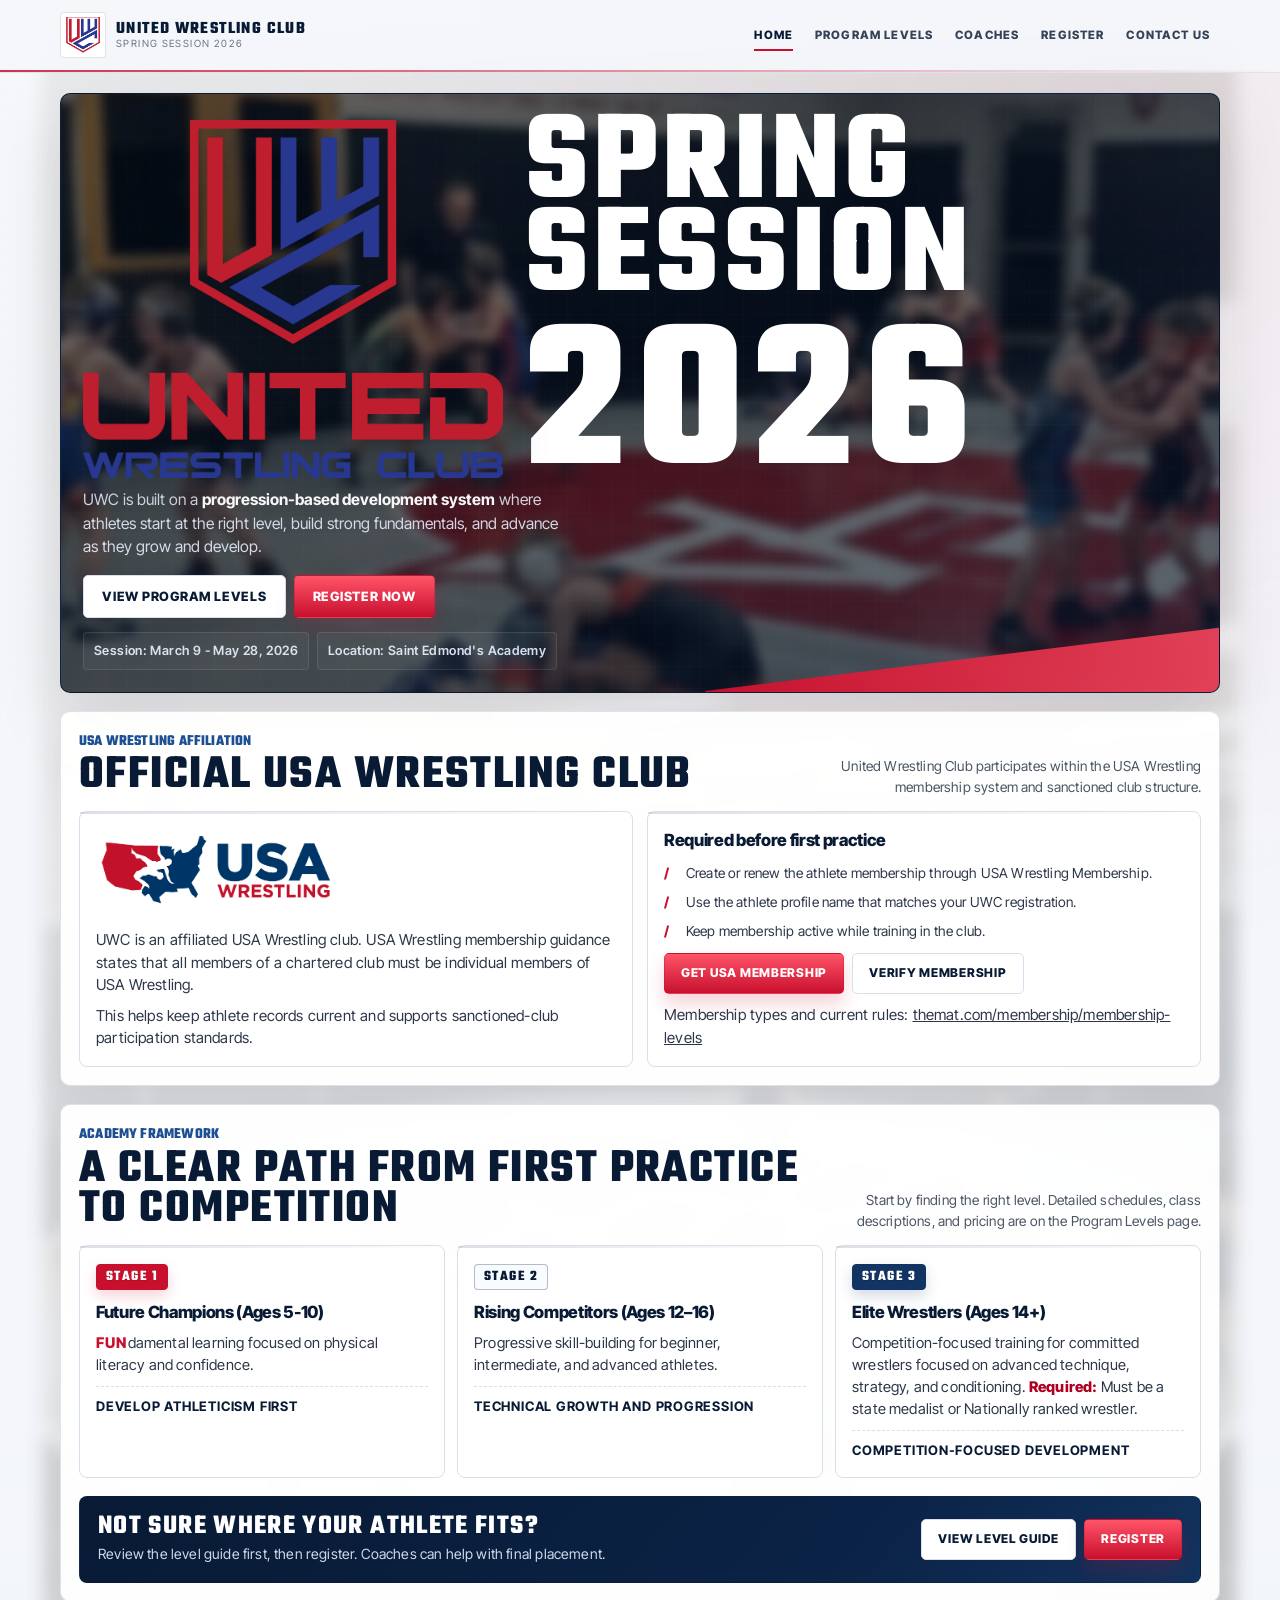
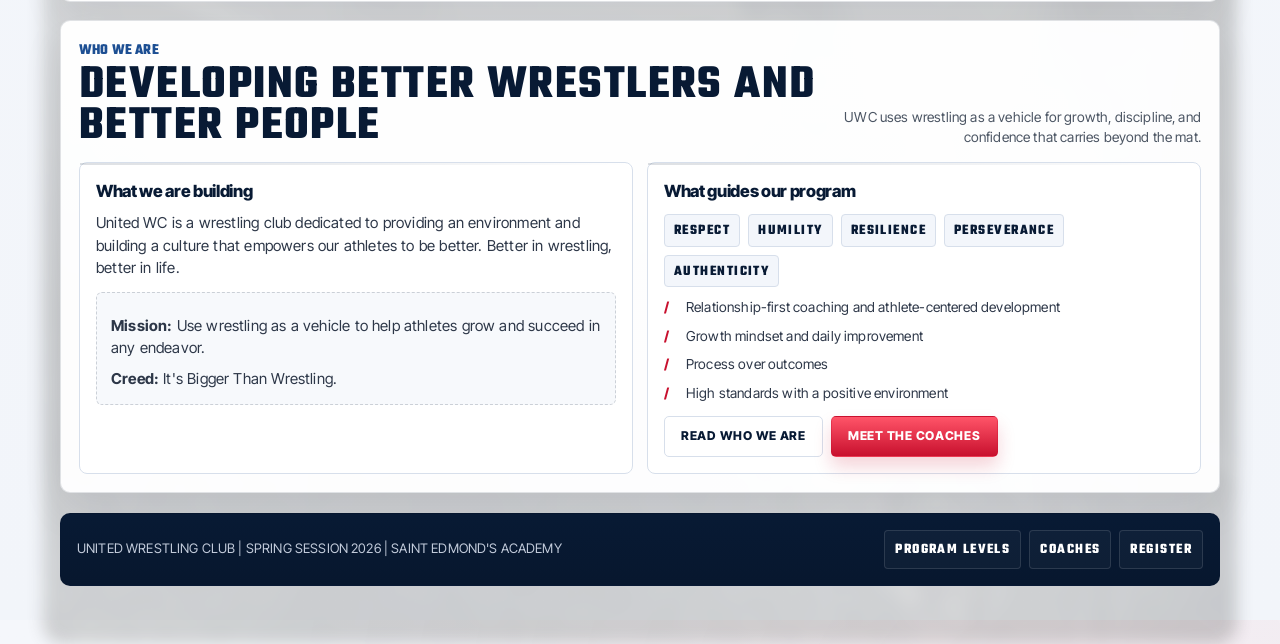
<file: index.html>
<!DOCTYPE html>
<html lang="en">
<head>
  <meta charset="UTF-8" />
  <meta name="viewport" content="width=device-width, initial-scale=1.0" />
  <title>United Wrestling Club | Spring Session 2026</title>
  <meta
    name="description"
    content="United Wrestling Club Spring Session 2026. A clear youth wrestling development pathway with age-based progression. Register now for Spring Session 2026 applications."
  />
  <link rel="preconnect" href="https://fonts.googleapis.com" />
  <link rel="preconnect" href="https://fonts.gstatic.com" crossorigin />
  <link
    href="https://fonts.googleapis.com/css2?family=Inter+Tight:wght@400;500;600;700;800&amp;family=Teko:wght@500;600;700&amp;display=swap"
    rel="stylesheet"
  />
  <link rel="icon" type="image/png" sizes="32x32" href="/assets/favicon-32.png?v=2" />
  <link rel="icon" type="image/png" sizes="16x16" href="/assets/favicon-16.png?v=2" />
  <link rel="shortcut icon" href="/favicon.png?v=2" />
  <link rel="apple-touch-icon" sizes="180x180" href="/apple-touch-icon.png?v=2" />
  <link rel="stylesheet" href="styles.css?v=usa-red-33" />
</head>
<body>
  <header class="site-header">
    <div class="container nav-shell">
      <a class="brand" href="index.html" aria-label="United Wrestling Club home">
        <span class="brand-mark">
          <img src="assets/uwc-mark.png" alt="" aria-hidden="true" />
        </span>
        <span class="brand-copy">
          <strong>United Wrestling Club</strong>
          <span>Spring Session 2026</span>
        </span>
      </a>

      <nav class="site-nav" aria-label="Primary navigation">
        <a class="nav-link is-active" href="index.html" aria-current="page">HOME</a>
        <a class="nav-link" href="program.html">PROGRAM LEVELS</a>
        <a class="nav-link" href="team.html">COACHES</a>
        <a class="nav-link" href="contact.html">REGISTER</a>
        <a class="nav-link" href="contact.html#contact-us">CONTACT US</a>
      </nav>

    </div>
  </header>

  <main class="container page-shell">
    <section class="hero" aria-labelledby="hero-title">
      <div class="hero-photo-bg" aria-hidden="true"></div>
      <div class="hero-grid hero-grid-single">
        <div>
          <h1 id="hero-title">
            <span class="hero-title-lockup">
              <img class="hero-title-logo" src="assets/uwc-logo.png" alt="United Wrestling Club logo" />
              <span class="hero-title-text">
                <span class="hero-title-main">Spring Session</span>
                <span class="hero-year">2026</span>
              </span>
            </span>
          </h1>
          <p class="hero-copy">
            UWC is built on a <strong>progression-based development system</strong> where athletes
            start at the right level, build strong fundamentals, and advance as they grow and
            develop.
          </p>
          <div class="hero-actions">
            <a class="btn btn-lg btn-secondary" href="program.html">View Program Levels</a>
            <a class="btn btn-lg btn-primary" href="contact.html">Register Now</a>
          </div>

          <div class="hero-meta" aria-label="Key session details">
            <div class="meta-row">
              <span class="meta-chip">Session: March 9 - May 28, 2026</span>
              <a class="meta-chip meta-chip-link" href="location.html" aria-label="View map, parking, and entry details for Saint Edmond's Academy">
                Location: Saint Edmond's Academy
              </a>
            </div>
          </div>
        </div>
      </div>

    </section>

    <section class="section usa-membership-section" id="usa-membership" aria-labelledby="usa-membership-title">
      <div class="section-head">
        <div>
          <p class="section-kicker">USA Wrestling Affiliation</p>
          <h2 class="section-title" id="usa-membership-title">Official USA Wrestling club</h2>
        </div>
        <p class="section-note">
          United Wrestling Club participates within the USA Wrestling membership system and sanctioned
          club structure.
        </p>
      </div>

      <div class="grid-2">
        <article class="card usa-card">
          <img class="usa-logo" src="assets/usa-wrestling-logo.png" alt="USA Wrestling logo" />
          <p>
            UWC is an affiliated USA Wrestling club. USA Wrestling membership guidance states that
            all members of a chartered club must be individual members of USA Wrestling.
          </p>
          <p class="usa-supporting-note">
            This helps keep athlete records current and supports sanctioned-club participation standards.
          </p>
        </article>

        <article class="card usa-card">
          <h3>Required before first practice</h3>
          <ul class="check-list">
            <li>Create or renew the athlete membership through USA Wrestling Membership.</li>
            <li>Use the athlete profile name that matches your UWC registration.</li>
            <li>Keep membership active while training in the club.</li>
          </ul>
          <div class="hero-actions" style="margin-top:12px;">
            <a class="btn btn-md btn-primary" href="https://www.usawmembership.com/login" target="_blank" rel="noopener noreferrer">Get USA Membership</a>
            <a class="btn btn-md btn-secondary" href="https://www.usawmembership.com/verify_membership" target="_blank" rel="noopener noreferrer">Verify Membership</a>
          </div>
          <p class="micro" style="margin-top:10px;">
            Membership types and current rules: <a href="https://www.themat.com/membership/membership-levels" target="_blank" rel="noopener noreferrer">themat.com/membership/membership-levels</a>
          </p>
        </article>
      </div>
    </section>

    <section class="section" id="pipeline" aria-labelledby="pipeline-title">
      <div class="section-head">
        <div>
          <p class="section-kicker">Academy Framework</p>
          <h2 class="section-title" id="pipeline-title">A clear path from first practice to competition</h2>
        </div>
        <p class="section-note">
          Start by finding the right level. Detailed schedules, class descriptions, and pricing are on
          the Program Levels page.
        </p>
      </div>

      <div class="path-grid" aria-label="UWC athlete development pathway">
        <article class="path-card">
          <span class="path-label path-label-red">Stage 1</span>
          <h3>Future Champions (Ages 5-10)</h3>
          <p>
            <span class="fun-accent">FUN</span>damental learning focused on physical literacy and
            confidence.
          </p>
          <div class="time">Develop athleticism first</div>
        </article>

        <article class="path-card">
          <span class="path-label path-label-white">Stage 2</span>
          <h3>Rising Competitors (Ages 12–16)</h3>
          <p>
            Progressive skill-building for beginner, intermediate, and advanced athletes.
          </p>
          <div class="time">Technical growth and progression</div>
        </article>

        <article class="path-card">
          <span class="path-label path-label-blue">Stage 3</span>
          <h3>Elite Wrestlers (Ages 14+)</h3>
          <p>
            Competition-focused training for committed wrestlers focused on advanced technique, strategy,
            and conditioning.
            <span class="requirement-label">Required:</span> Must be a state medalist or Nationally ranked wrestler.
          </p>
          <div class="time">Competition-focused development</div>
        </article>
      </div>

      <div class="cta-band">
        <div>
          <h3>Not sure where your athlete fits?</h3>
          <p>Review the level guide first, then register. Coaches can help with final placement.</p>
        </div>
        <div class="hero-actions">
          <a class="btn btn-md btn-secondary" href="program.html#levels">View Level Guide</a>
          <a class="btn btn-md btn-primary" href="contact.html">Register</a>
        </div>
      </div>
    </section>

    <section class="section" id="about-preview" aria-labelledby="about-preview-title">
      <div class="section-head">
        <div>
          <p class="section-kicker">Who We Are</p>
          <h2 class="section-title" id="about-preview-title">Developing better wrestlers and better people</h2>
        </div>
        <p class="section-note">
          UWC uses wrestling as a vehicle for growth, discipline, and confidence that carries beyond
          the mat.
        </p>
      </div>

      <div class="grid-2">
        <article class="card">
          <h3>What we are building</h3>
          <p>
            United WC is a wrestling club dedicated to providing an environment and building a culture
            that empowers our athletes to be better. Better in wrestling, better in life.
          </p>

          <div class="callout" style="margin-top:12px;">
            <p><strong>Mission:</strong> Use wrestling as a vehicle to help athletes grow and succeed in any endeavor.</p>
            <p><strong>Creed:</strong> It's Bigger Than Wrestling.</p>
          </div>
        </article>

        <article class="card">
          <h3>What guides our program</h3>
          <div class="badge-line">
            <span class="badge-soft">Respect</span>
            <span class="badge-soft">Humility</span>
            <span class="badge-soft">Resilience</span>
            <span class="badge-soft">Perseverance</span>
            <span class="badge-soft">Authenticity</span>
          </div>
          <ul class="check-list">
            <li>Relationship-first coaching and athlete-centered development</li>
            <li>Growth mindset and daily improvement</li>
            <li>Process over outcomes</li>
            <li>High standards with a positive environment</li>
          </ul>
          <div class="hero-actions" style="margin-top:12px;">
            <a class="btn btn-md btn-secondary" href="team.html#who-we-are">Read Who We Are</a>
            <a class="btn btn-md btn-primary" href="team.html">Meet the Coaches</a>
          </div>
        </article>
      </div>
    </section>

    <footer class="site-footer">
      <div class="footer-grid">
        <div class="footer-copy">
          United Wrestling Club | Spring Session 2026 | Saint Edmond's Academy
        </div>
        <div class="footer-links" aria-label="Footer links">
          <a href="program.html">PROGRAM LEVELS</a>
          <a href="team.html">COACHES</a>
          <a href="contact.html">REGISTER</a>
        </div>
      </div>
    </footer>
  </main>
</body>
</html>
</file>
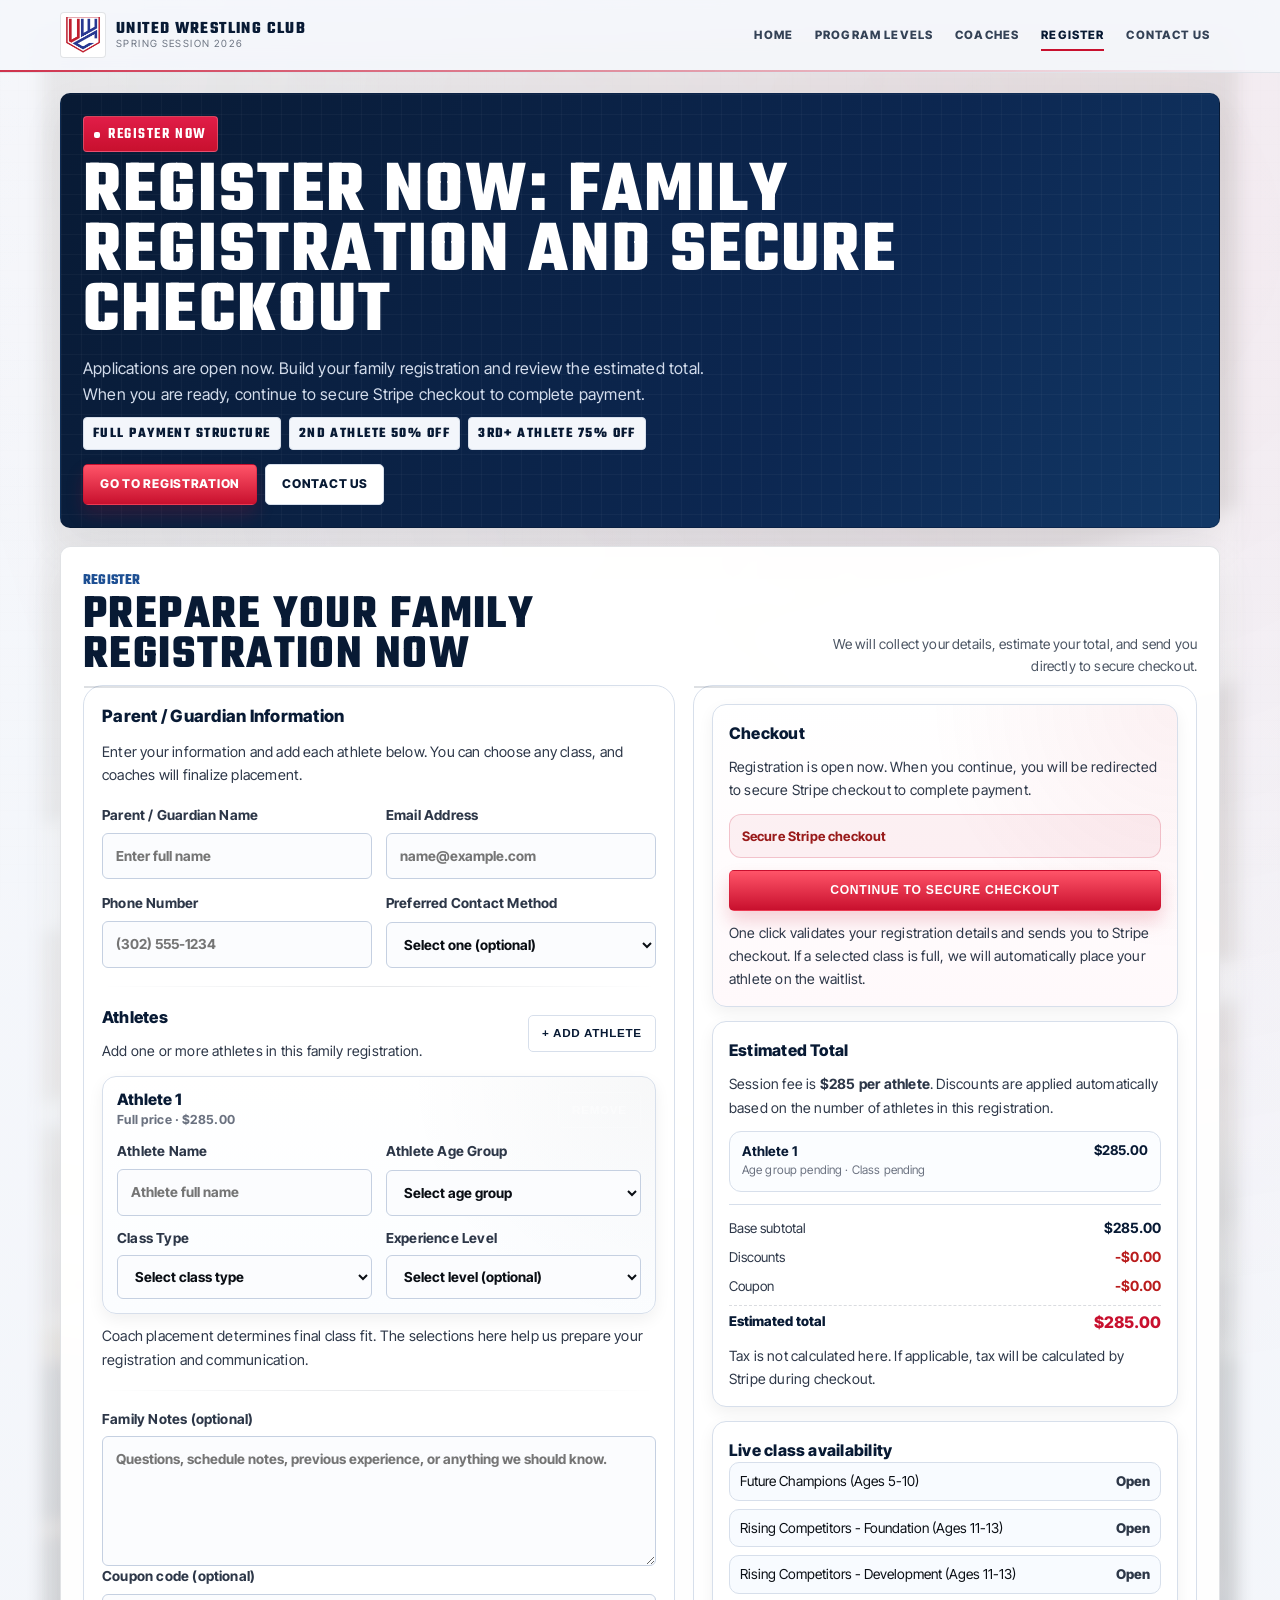
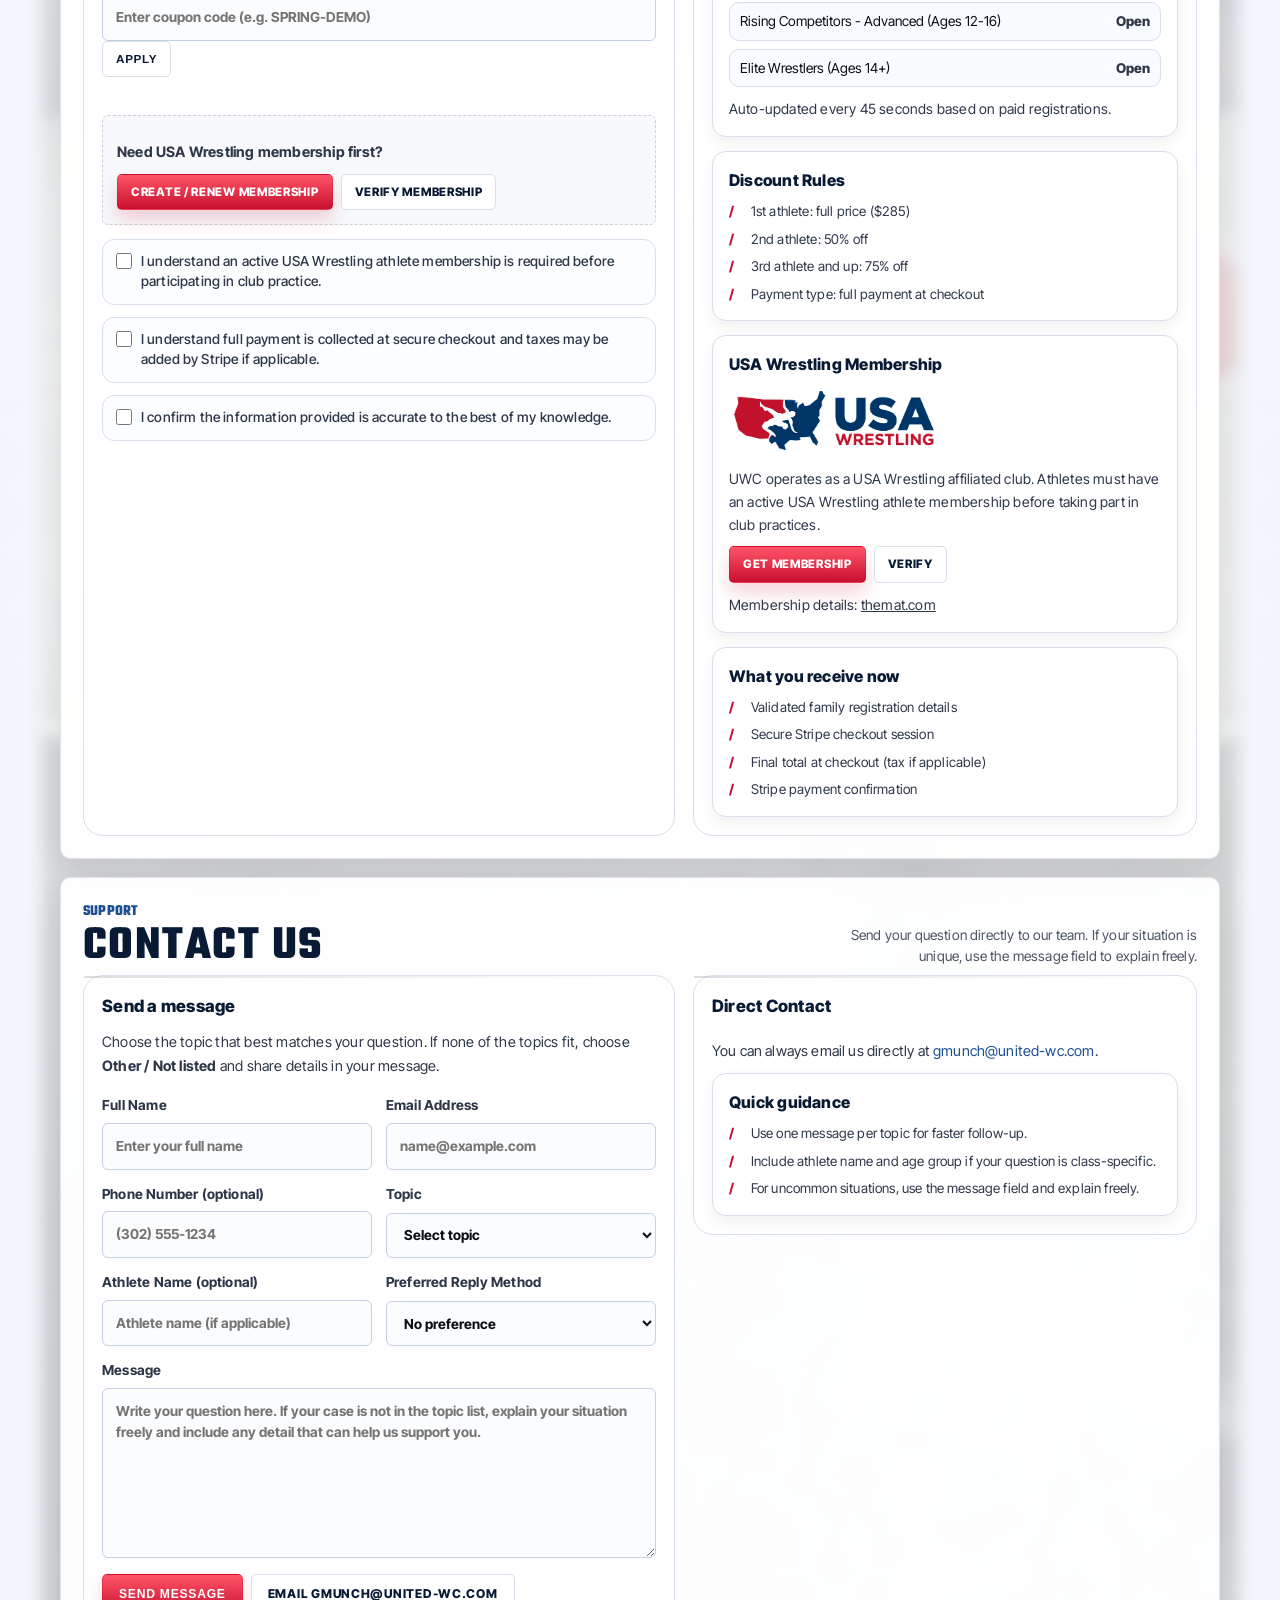
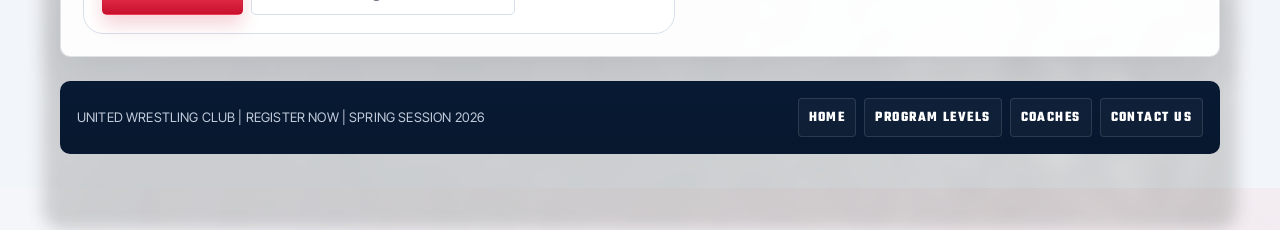
<file: contact.html>
<!DOCTYPE html>
<html lang="en">
<head>
  <meta charset="UTF-8" />
  <meta name="viewport" content="width=device-width, initial-scale=1.0" />
  <title>Register | United Wrestling Club</title>
  <meta
    name="description"
    content="Register now for United Wrestling Club Spring Session 2026. Build your family registration, estimate totals for multiple athletes, and continue to secure Stripe checkout."
  />
  <link rel="preconnect" href="https://fonts.googleapis.com" />
  <link rel="preconnect" href="https://fonts.gstatic.com" crossorigin />
  <link
    href="https://fonts.googleapis.com/css2?family=Inter+Tight:wght@400;500;600;700;800&amp;family=Teko:wght@500;600;700&amp;display=swap"
    rel="stylesheet"
  />
  <link rel="icon" type="image/png" sizes="32x32" href="/assets/favicon-32.png?v=2" />
  <link rel="icon" type="image/png" sizes="16x16" href="/assets/favicon-16.png?v=2" />
  <link rel="shortcut icon" href="/favicon.png?v=2" />
  <link rel="apple-touch-icon" sizes="180x180" href="/apple-touch-icon.png?v=2" />
  <link rel="stylesheet" href="styles.css?v=usa-red-33" />
</head>
<body class="register-page">
  <header class="site-header">
    <div class="container nav-shell">
      <a class="brand" href="index.html" aria-label="United Wrestling Club home">
        <span class="brand-mark">
          <img src="assets/uwc-mark.png" alt="" aria-hidden="true" />
        </span>
        <span class="brand-copy">
          <strong>United Wrestling Club</strong>
          <span>Spring Session 2026</span>
        </span>
      </a>

      <nav class="site-nav" aria-label="Primary navigation">
        <a class="nav-link" href="index.html">HOME</a>
        <a class="nav-link" href="program.html">PROGRAM LEVELS</a>
        <a class="nav-link" href="team.html">COACHES</a>
        <a class="nav-link is-active" href="contact.html" aria-current="page">REGISTER</a>
        <a class="nav-link" href="contact.html#contact-us">CONTACT US</a>
      </nav>
    </div>
  </header>

  <main class="container page-shell">
    <section class="page-hero" aria-labelledby="registration-title">
      <span class="pill">Register Now</span>
      <h1 id="registration-title">Register now: family registration and secure checkout</h1>
      <p>
        Applications are open now. Build your family registration and review the estimated total.
        When you are ready, continue to secure Stripe checkout to complete payment.
      </p>
      <div class="badge-line">
        <span class="badge-soft">Full payment structure</span>
        <span class="badge-soft">2nd athlete 50% off</span>
        <span class="badge-soft">3rd+ athlete 75% off</span>
      </div>
      <div class="hero-actions register-hero-actions">
        <a class="btn btn-md btn-primary" href="#register">Go to Registration</a>
        <a class="btn btn-md btn-secondary" href="#contact-us">Contact Us</a>
      </div>
    </section>

    <section class="section" id="register" aria-labelledby="register-title">
      <div class="section-head">
        <div>
          <p class="section-kicker">Register</p>
          <h2 class="section-title" id="register-title">Prepare your family registration now</h2>
        </div>
        <p class="section-note">
          We will collect your details, estimate your total, and send you directly to secure checkout.
        </p>
      </div>

      <form id="family-registration-form" class="form-shell" action="create_checkout_session.php" method="post">
        <section class="form-card" aria-labelledby="family-form-title">
          <h3 id="family-form-title">Parent / Guardian Information</h3>
          <p>
            Enter your information and add each athlete below. You can choose any class, and coaches will finalize placement.
          </p>

          <div class="form-grid">
            <input type="text" name="website" tabindex="-1" autocomplete="off" class="honeypot-field" aria-hidden="true" />
            <input type="hidden" name="submission_source" value="stripe-checkout-registration" />
            <input type="hidden" name="athlete_count" id="athlete-count-input" value="1" />
            <input type="hidden" name="estimated_subtotal" id="estimated-subtotal-input" value="0" />
            <input type="hidden" name="estimated_discount_total" id="estimated-discount-input" value="0" />
            <input type="hidden" name="estimated_total" id="estimated-total-input" value="0" />
            <input type="hidden" name="pricing_snapshot_json" id="pricing-snapshot-input" value="" />

            <div class="field-row">
              <label>
                Parent / Guardian Name
                <input type="text" name="guardian_name" placeholder="Enter full name" required />
              </label>
              <label>
                Email Address
                <input type="email" name="email" placeholder="name@example.com" required />
              </label>
            </div>

            <div class="field-row">
              <label>
                Phone Number
                <input type="tel" name="phone" placeholder="(302) 555-1234" />
              </label>
              <label>
                Preferred Contact Method
                <select name="preferred_contact_method">
                  <option value="">Select one (optional)</option>
                  <option value="email">Email</option>
                  <option value="phone">Phone Call</option>
                  <option value="text">Text Message</option>
                </select>
              </label>
            </div>
          </div>

          <div class="divider"></div>

          <div class="section-mini-head">
            <div>
              <h3>Athletes</h3>
              <p>Add one or more athletes in this family registration.</p>
            </div>
            <button type="button" class="btn btn-sm btn-secondary btn-inline" id="add-athlete-btn">+ Add athlete</button>
          </div>

          <div id="athlete-list" class="athlete-list" aria-live="polite"></div>

          <p class="micro">
            Coach placement determines final class fit. The selections here help us prepare your registration and communication.
          </p>

          <div class="divider"></div>

          <label>
            Family Notes (optional)
            <textarea name="notes" placeholder="Questions, schedule notes, previous experience, or anything we should know."></textarea>
          </label>

          <label class="coupon-entry">
            Coupon code (optional)
            <div class="coupon-row">
              <input type="text" id="coupon-code-input" placeholder="Enter coupon code (e.g. SPRING-DEMO)" autocomplete="off" />
              <input type="hidden" id="coupon-code-hidden" name="coupon_code" value="" />
              <button type="button" id="apply-coupon-btn" class="btn btn-sm btn-secondary">Apply</button>
            </div>
            <div id="coupon-feedback" class="micro"></div>
          </label>

          <div class="callout" style="margin-top:10px;">
            <p><strong>Need USA Wrestling membership first?</strong></p>
            <div class="hero-actions" style="margin-top:10px;">
              <a class="btn btn-sm btn-primary" href="https://www.usawmembership.com/login" target="_blank" rel="noopener noreferrer">Create / Renew Membership</a>
              <a class="btn btn-sm btn-secondary" href="https://www.usawmembership.com/verify_membership" target="_blank" rel="noopener noreferrer">Verify Membership</a>
            </div>
          </div>

          <div class="checkbox-stack" role="group" aria-label="Required confirmations">
            <label class="checkbox-row">
              <input type="checkbox" name="confirm_usaw_membership" value="yes" required />
              <span>I understand an active USA Wrestling athlete membership is required before participating in club practice.</span>
            </label>
            <label class="checkbox-row">
              <input type="checkbox" name="confirm_enrollment_closed" value="yes" required />
              <span>I understand full payment is collected at secure checkout and taxes may be added by Stripe if applicable.</span>
            </label>
            <label class="checkbox-row">
              <input type="checkbox" name="confirm_info_accurate" value="yes" required />
              <span>I confirm the information provided is accurate to the best of my knowledge.</span>
            </label>
          </div>
        </section>

        <aside class="info-card prereg-sidebar" aria-label="Payment preview and next step">
          <div class="payment-preview-card">
            <h3>Checkout</h3>
            <p>
              Registration is open now. When you continue, you will be redirected to secure Stripe checkout to complete payment.
            </p>
              <div class="payment-lock-banner">
                Secure Stripe checkout
              </div>
            <button type="submit" class="btn btn-md btn-primary" id="join-priority-btn">
              Continue to Secure Checkout
            </button>
            <p class="micro">
              One click validates your registration details and sends you to Stripe checkout.
              If a selected class is full, we will automatically place your athlete on the waitlist.
            </p>
          </div>

          <div class="estimate-card" aria-live="polite">
            <h3>Estimated Total</h3>
            <p>
              Session fee is <strong>$285 per athlete</strong>. Discounts are applied automatically based on the number of athletes in this registration.
            </p>

            <div class="estimate-breakdown" id="estimate-breakdown"></div>

            <div class="estimate-totals">
              <div class="estimate-line">
                <span>Base subtotal</span>
                <strong id="estimate-subtotal">$0.00</strong>
              </div>
              <div class="estimate-line estimate-line-discount">
                <span>Discounts</span>
                <strong id="estimate-discount">-$0.00</strong>
              </div>
              <div class="estimate-line estimate-line-coupon" id="estimate-coupon-line" hidden>
                <span>Coupon</span>
                <strong id="estimate-coupon">-$0.00</strong>
              </div>
              <div class="estimate-line estimate-line-total">
                <span>Estimated total</span>
                <strong id="estimate-total">$0.00</strong>
              </div>
            </div>

            <p class="micro">
              Tax is not calculated here. If applicable, tax will be calculated by Stripe during checkout.
            </p>
          </div>

          <div class="info-card-subsection spots-live-card">
            <h3>Live class availability</h3>
            <ul class="spots-live-list">
              <li><span>Future Champions (Ages 5-10)</span><strong data-live-spots="future-champions">Open</strong></li>
              <li><span>Rising Competitors - Foundation (Ages 11-13)</span><strong data-live-spots="foundation">Open</strong></li>
              <li><span>Rising Competitors - Development (Ages 11-13)</span><strong data-live-spots="development">Open</strong></li>
              <li><span>Rising Competitors - Advanced (Ages 12-16)</span><strong data-live-spots="advanced-11-13">Open</strong></li>
              <li><span>Elite Wrestlers (Ages 14+)</span><strong data-live-spots="elite-competition-team">Open</strong></li>
            </ul>
            <p class="micro">Auto-updated every 45 seconds based on paid registrations.</p>
          </div>

          <div class="info-card-subsection">
            <h3>Discount Rules</h3>
            <ul class="check-list compact-check-list">
              <li>1st athlete: full price ($285)</li>
              <li>2nd athlete: 50% off</li>
              <li>3rd athlete and up: 75% off</li>
              <li>Payment type: full payment at checkout</li>
            </ul>
          </div>

          <div class="info-card-subsection usa-sidebar-section">
            <h3>USA Wrestling Membership</h3>
            <img class="usa-sidebar-logo" src="assets/usa-wrestling-logo.png" alt="USA Wrestling logo" />
            <p>
              UWC operates as a USA Wrestling affiliated club. Athletes must have an active USA Wrestling
              athlete membership before taking part in club practices.
            </p>
            <div class="hero-actions" style="margin-top:10px;">
              <a class="btn btn-sm btn-primary" href="https://www.usawmembership.com/login" target="_blank" rel="noopener noreferrer">Get Membership</a>
              <a class="btn btn-sm btn-secondary" href="https://www.usawmembership.com/verify_membership" target="_blank" rel="noopener noreferrer">Verify</a>
            </div>
            <p class="micro" style="margin-top:10px;">
              Membership details: <a href="https://www.themat.com/membership/membership-levels" target="_blank" rel="noopener noreferrer">themat.com</a>
            </p>
          </div>

          <div class="info-card-subsection">
            <h3>What you receive now</h3>
            <ul class="check-list compact-check-list">
              <li>Validated family registration details</li>
              <li>Secure Stripe checkout session</li>
              <li>Final total at checkout (tax if applicable)</li>
              <li>Stripe payment confirmation</li>
            </ul>
          </div>
        </aside>
      </form>
    </section>

    <section class="section" id="contact-us" aria-labelledby="contact-us-title">
      <div class="section-head">
        <div>
          <p class="section-kicker">Support</p>
          <h2 class="section-title" id="contact-us-title">Contact Us</h2>
        </div>
        <p class="section-note">
          Send your question directly to our team. If your situation is unique, use the message field to explain freely.
        </p>
      </div>

      <form id="contact-support-form" class="form-shell contact-support-shell" action="submit_contact_message.php" method="post">
        <section class="form-card contact-support-card" aria-labelledby="contact-support-form-title">
          <h3 id="contact-support-form-title">Send a message</h3>
          <p>
            Choose the topic that best matches your question. If none of the topics fit, choose
            <strong>Other / Not listed</strong> and share details in your message.
          </p>

          <div class="form-grid">
            <input type="text" name="website" tabindex="-1" autocomplete="off" class="honeypot-field" aria-hidden="true" />
            <input type="hidden" name="submission_source" value="contact-support-form" />

            <div class="field-row">
              <label>
                Full Name
                <input type="text" name="contact_name" placeholder="Enter your full name" required />
              </label>
              <label>
                Email Address
                <input type="email" name="contact_email" placeholder="name@example.com" required />
              </label>
            </div>

            <div class="field-row">
              <label>
                Phone Number (optional)
                <input type="tel" name="contact_phone" placeholder="(302) 555-1234" />
              </label>
              <label>
                Topic
                <select name="contact_topic" required>
                  <option value="">Select topic</option>
                  <option value="registration">Registration and enrollment</option>
                  <option value="program-levels">Program levels and placement</option>
                  <option value="schedule-location">Schedule, location, parking, and entry</option>
                  <option value="payment-billing">Payment and billing</option>
                  <option value="usaw-membership">USA Wrestling membership</option>
                  <option value="private-lessons">Private lessons</option>
                  <option value="general">General question</option>
                  <option value="other">Other / Not listed</option>
                </select>
              </label>
            </div>

            <div class="field-row">
              <label>
                Athlete Name (optional)
                <input type="text" name="athlete_name" placeholder="Athlete name (if applicable)" />
              </label>
              <label>
                Preferred Reply Method
                <select name="preferred_reply_method">
                  <option value="">No preference</option>
                  <option value="email">Email</option>
                  <option value="phone">Phone call</option>
                  <option value="text">Text message</option>
                </select>
              </label>
            </div>

            <label>
              Message
              <textarea
                name="contact_message"
                minlength="10"
                placeholder="Write your question here. If your case is not in the topic list, explain your situation freely and include any detail that can help us support you."
                required
              ></textarea>
            </label>
          </div>

          <div class="hero-actions">
            <button type="submit" class="btn btn-md btn-primary" id="contact-submit-btn">Send Message</button>
            <a class="btn btn-md btn-secondary" href="mailto:gmunch@united-wc.com">Email gmunch@united-wc.com</a>
          </div>
        </section>

        <aside class="info-card contact-support-info" aria-label="Contact details">
          <h3>Direct Contact</h3>
          <p>
            You can always email us directly at <a href="mailto:gmunch@united-wc.com">gmunch@united-wc.com</a>.
          </p>
          <div class="info-card-subsection">
            <h3>Quick guidance</h3>
            <ul class="check-list compact-check-list">
              <li>Use one message per topic for faster follow-up.</li>
              <li>Include athlete name and age group if your question is class-specific.</li>
              <li>For uncommon situations, use the message field and explain freely.</li>
            </ul>
          </div>
        </aside>
      </form>
    </section>

    <footer class="site-footer">
      <div class="footer-grid">
        <div class="footer-copy">
          United Wrestling Club | Register Now | Spring Session 2026
        </div>
        <div class="footer-links" aria-label="Footer links">
          <a href="index.html">HOME</a>
          <a href="program.html">PROGRAM LEVELS</a>
          <a href="team.html">COACHES</a>
          <a href="contact.html#contact-us">CONTACT US</a>
        </div>
      </div>
    </footer>
  </main>

    <script>
    (function () {
      var BASE_PRICE = 285;
      var AGE_LABELS = {
        "5-10": "Ages 5-10",
        "11-13": "Ages 11-13",
        "14-plus": "Ages 14+"
      };
      var ALL_CLASS_OPTIONS = [
        { value: "future-champions", label: "Future Champions (Ages 5-10)" },
        { value: "foundation", label: "Rising Competitors - Foundation (Ages 11-13)" },
        { value: "development", label: "Rising Competitors - Development (Ages 11-13)" },
        { value: "advanced-11-13", label: "Rising Competitors - Advanced (Ages 12-16)" },
        { value: "elite-competition-team", label: "Elite Wrestlers (Ages 14+)" }
      ];
      var CLASS_OPTIONS_BY_AGE = {
        "5-10": ALL_CLASS_OPTIONS,
        "11-13": ALL_CLASS_OPTIONS,
        "14-plus": ALL_CLASS_OPTIONS
      };
      var EXPERIENCE_OPTIONS = [
        { value: "", label: "Select level (optional)" },
        { value: "new", label: "New to wrestling" },
        { value: "developing", label: "Some experience" },
        { value: "experienced", label: "Experienced" },
        { value: "competition", label: "Competition-focused" }
      ];
      var LIVE_SPOTS_POLL_MS = 45000;
      var liveSpotsByClass = {};

      var form = document.getElementById("family-registration-form");
      var formCard = document.querySelector(".form-card");
      var athleteList = document.getElementById("athlete-list");
      var addAthleteBtn = document.getElementById("add-athlete-btn");
      var joinPriorityBtn = document.getElementById("join-priority-btn");
      var couponInput = document.getElementById("coupon-code-input");
      var couponHiddenInput = document.getElementById("coupon-code-hidden");
      var applyCouponBtn = document.getElementById("apply-coupon-btn");
      var couponFeedback = document.getElementById("coupon-feedback");
      var estimateCouponLine = document.getElementById("estimate-coupon-line");
      var estimateCouponEl = document.getElementById("estimate-coupon");
      var couponState = {
        applied: false,
        appliedCode: "",
        discountAmount: 0,
        applying: false
      };
      var couponApplyDefaultLabel = applyCouponBtn ? applyCouponBtn.textContent : "Apply";
      if (!form || !athleteList) return;

      insertStatusBanner();

      addAthleteCard();
      syncAthleteCards();
      syncEstimate();
      fetchClassAvailability();
      setInterval(fetchClassAvailability, LIVE_SPOTS_POLL_MS);

      addAthleteBtn.addEventListener("click", function () {
        addAthleteCard();
        syncAthleteCards();
        syncEstimate();
      });

      if (applyCouponBtn) {
        applyCouponBtn.addEventListener('click', function () {
          handleApplyCoupon();
        });
      }

      if (couponInput) {
        couponInput.addEventListener('keydown', function (event) {
          if (event.key === "Enter") {
            event.preventDefault();
            handleApplyCoupon();
          }
        });

        couponInput.addEventListener('input', function () {
          var currentCode = (couponInput.value || "").trim();
          if (couponHiddenInput) {
            couponHiddenInput.value = currentCode;
          }
          if (currentCode === "") {
            clearAppliedCoupon();
            setCouponFeedback("");
            syncEstimate();
            return;
          }

          if (couponState.applied && !sameCouponCode(currentCode, couponState.appliedCode)) {
            clearAppliedCoupon();
            setCouponFeedback("Coupon changed. Press Apply to validate.", "pending");
            syncEstimate();
          }
        });
      }

      athleteList.addEventListener("click", function (event) {
        var button = event.target.closest("[data-remove-athlete]");
        if (!button) return;

        var cards = athleteList.querySelectorAll(".athlete-card");
        if (cards.length <= 1) return;

        var card = button.closest(".athlete-card");
        if (card) {
          card.remove();
          syncAthleteCards();
          syncEstimate();
        }
      });

      athleteList.addEventListener("change", function (event) {
        var target = event.target;
        if (target && target.matches("[data-athlete-age-group]")) {
          var card = target.closest(".athlete-card");
          updateClassOptions(card, true);
        }
        syncEstimate();
      });

      athleteList.addEventListener("input", function () {
        syncEstimate();
      });

      form.addEventListener("submit", function (event) {
        syncEstimate();
        if (couponState.applying) {
          event.preventDefault();
          setCouponFeedback("Please wait while we validate your coupon.", "pending");
          return;
        }

        if (couponHiddenInput && couponInput) {
          couponHiddenInput.value = (couponInput.value || "").trim();
        }

        if (joinPriorityBtn) {
          joinPriorityBtn.disabled = true;
          joinPriorityBtn.textContent = "Redirecting to Secure Checkout...";
        }
      });

      function sameCouponCode(left, right) {
        return String(left || "").trim().toLowerCase() === String(right || "").trim().toLowerCase();
      }

      function setCouponApplying(isApplying) {
        couponState.applying = !!isApplying;
        if (!applyCouponBtn) return;
        applyCouponBtn.disabled = couponState.applying;
        applyCouponBtn.textContent = couponState.applying ? "Applying..." : couponApplyDefaultLabel;
      }

      function setCouponFeedback(message, tone) {
        if (!couponFeedback) return;
        couponFeedback.textContent = message || "";
        couponFeedback.classList.remove("is-success", "is-error", "is-pending");
        if (!message) return;
        if (tone === "success") {
          couponFeedback.classList.add("is-success");
        } else if (tone === "error") {
          couponFeedback.classList.add("is-error");
        } else if (tone === "pending") {
          couponFeedback.classList.add("is-pending");
        }
      }

      function clearAppliedCoupon() {
        couponState.applied = false;
        couponState.appliedCode = "";
        couponState.discountAmount = 0;
        if (couponHiddenInput) {
          couponHiddenInput.value = couponInput ? (couponInput.value || "").trim() : "";
        }
      }

      function handleApplyCoupon() {
        if (!couponInput) return;

        var couponCode = (couponInput.value || "").trim();
        if (couponCode === "") {
          clearAppliedCoupon();
          setCouponFeedback("Enter a coupon code before pressing Apply.", "error");
          syncEstimate();
          return;
        }

        var cards = Array.prototype.slice.call(athleteList.querySelectorAll(".athlete-card"));
        var preCouponTotal = 0;
        cards.forEach(function (_card, index) {
          preCouponTotal += getPricingForPosition(index + 1).total;
        });
        preCouponTotal = roundMoney(preCouponTotal);

        setCouponApplying(true);
        setCouponFeedback("Validating coupon...", "pending");

        var payload = new URLSearchParams();
        payload.set("coupon_code", couponCode);
        payload.set("estimated_total_pre_coupon", preCouponTotal.toFixed(2));

        fetch("validate_coupon.php", {
          method: "POST",
          cache: "no-store",
          headers: {
            "Content-Type": "application/x-www-form-urlencoded; charset=UTF-8",
            "Accept": "application/json"
          },
          body: payload.toString()
        })
          .then(function (response) {
            return response.json().catch(function () { return null; }).then(function (data) {
              return { response: response, data: data };
            });
          })
          .then(function (result) {
            if (!result.data || result.data.ok !== true) {
              throw new Error((result.data && result.data.message) ? result.data.message : "Coupon validation failed.");
            }

            if (result.data.valid) {
              var rawDiscount = Number(result.data.discount_amount);
              var discountAmount = Number.isFinite(rawDiscount) ? Math.max(0, rawDiscount) : 0;
              couponState.applied = true;
              couponState.appliedCode = couponCode;
              couponState.discountAmount = roundMoney(discountAmount);
              if (couponHiddenInput) {
                couponHiddenInput.value = couponCode;
              }
              setCouponFeedback(result.data.message || "Coupon applied successfully.", "success");
            } else {
              clearAppliedCoupon();
              setCouponFeedback(result.data.message || "Coupon not recognized.", "error");
            }

            syncEstimate();
          })
          .catch(function (error) {
            clearAppliedCoupon();
            setCouponFeedback(error && error.message ? error.message : "Could not validate coupon. Please try again.", "error");
            syncEstimate();
          })
          .finally(function () {
            setCouponApplying(false);
          });
      }

      function insertStatusBanner() {
        var urlParams = new URLSearchParams(window.location.search);
        var status = urlParams.get("status");
        var msg = urlParams.get("msg");
        if (!formCard || !status) return;

        var notice = document.createElement("div");
        notice.className = "form-status-banner";

        if (status === "success") {
          notice.classList.add("is-success");
          notice.innerHTML = "<strong>Thank you.</strong> Your registration was received successfully.";
        } else if (status === "waitlist") {
          notice.classList.add("is-warning");
          notice.innerHTML = "<strong>Class currently full.</strong> " + (msg || "Your athlete has been added to the waitlist. We will contact you when a spot opens.");
        } else if (status === "partial") {
          notice.classList.add("is-warning");
          notice.innerHTML = "<strong>Submitted.</strong> Your registration was received, but part of the confirmation process could not be completed.";
        } else {
          notice.classList.add("is-error");
          notice.innerHTML = "<strong>We could not submit the form.</strong> " + (msg || "Please try again.");
        }

        var insertBeforeNode = formCard.querySelector(".form-grid");
        if (insertBeforeNode) {
          formCard.insertBefore(notice, insertBeforeNode);
        } else {
          formCard.appendChild(notice);
        }
      }

      function addAthleteCard() {
        var card = document.createElement("section");
        card.className = "athlete-card";
        card.innerHTML = [
          '<div class="athlete-card-head">',
          '  <div>',
          '    <div class="athlete-card-title">Athlete</div>',
          '    <div class="athlete-card-price"></div>',
          '  </div>',
          '  <button type="button" class="btn btn-sm btn-ghost btn-inline athlete-remove-btn" data-remove-athlete>Remove</button>',
          '</div>',
          '<div class="athlete-card-body">',
          '  <div class="field-row athlete-field-row">',
          '    <label> Athlete Name <input type="text" name="athlete_name[]" placeholder="Athlete full name" required /> </label>',
          '    <label> Athlete Age Group <select name="athlete_age_group[]" data-athlete-age-group required>',
          '      <option value="">Select age group</option>',
          '      <option value="5-10">Ages 5-10</option>',
          '      <option value="11-13">Ages 11-13</option>',
          '      <option value="14-plus">Ages 14+</option>',
          '    </select> </label>',
          '  </div>',
          '  <div class="field-row athlete-field-row">',
          '    <label> Class Type <select name="class_interest[]" data-athlete-class required>',
          '      <option value="">Select class type</option>',
          '    </select> </label>',
          '    <label> Experience Level <select name="athlete_experience[]" data-athlete-experience></select> </label>',
          '  </div>',
          '</div>'
        ].join("");

        var experienceSelect = card.querySelector("[data-athlete-experience]");
        EXPERIENCE_OPTIONS.forEach(function (item) {
          var option = document.createElement("option");
          option.value = item.value;
          option.textContent = item.label;
          experienceSelect.appendChild(option);
        });

        athleteList.appendChild(card);
      }

      function syncAthleteCards() {
        var cards = athleteList.querySelectorAll(".athlete-card");
        cards.forEach(function (card, index) {
          var position = index + 1;
          var title = card.querySelector(".athlete-card-title");
          var price = card.querySelector(".athlete-card-price");
          var removeBtn = card.querySelector("[data-remove-athlete]");
          var pricing = getPricingForPosition(position);

          if (title) {
            title.textContent = "Athlete " + position;
          }
          if (price) {
            price.textContent = pricing.label;
          }
          if (removeBtn) {
            removeBtn.disabled = cards.length === 1;
          }
        });

        var athleteCountInput = document.getElementById("athlete-count-input");
        if (athleteCountInput) {
          athleteCountInput.value = String(cards.length);
        }
      }

      function getPricingForPosition(position) {
        var discountRate = 0;
        if (position === 2) {
          discountRate = 0.5;
        } else if (position >= 3) {
          discountRate = 0.75;
        }

        var discountAmount = BASE_PRICE * discountRate;
        var total = BASE_PRICE - discountAmount;
        var label;
        if (position === 1) {
          label = "Full price · " + formatCurrency(total);
        } else if (position === 2) {
          label = "50% off · " + formatCurrency(total);
        } else {
          label = "75% off · " + formatCurrency(total);
        }

        return {
          base: BASE_PRICE,
          discountRate: discountRate,
          discountAmount: discountAmount,
          total: total,
          label: label
        };
      }

      function updateClassOptions(card, preserveValue) {
        if (!card) return;
        var ageSelect = card.querySelector("[data-athlete-age-group]");
        var classSelect = card.querySelector("[data-athlete-class]");
        if (!ageSelect || !classSelect) return;

        var previousValue = preserveValue ? classSelect.value : "";
        var ageValue = ageSelect.value;
        var options = CLASS_OPTIONS_BY_AGE[ageValue] || [];

        classSelect.innerHTML = "";

        if (options.length === 0) {
          classSelect.disabled = true;
          appendOption(classSelect, "", "Select class type");
          return;
        }

        classSelect.disabled = false;

        if (options.length > 1) {
          appendOption(classSelect, "", "Select class type");
        }

        var hasOpenOption = false;
        options.forEach(function (item) {
          var classData = liveSpotsByClass[item.value];
          var isFull = !!(classData && classData.is_full);
          appendOption(classSelect, item.value, buildClassOptionLabel(item.value, item.label), isFull);
          if (!isFull) {
            hasOpenOption = true;
          }
        });

        if (previousValue && options.some(function (item) {
          if (item.value !== previousValue) return false;
          var classData = liveSpotsByClass[item.value];
          return !(classData && classData.is_full);
        })) {
          classSelect.value = previousValue;
        } else if (options.length === 1) {
          var onlyClassData = liveSpotsByClass[options[0].value];
          if (onlyClassData && onlyClassData.is_full) {
            classSelect.value = "";
          } else {
            classSelect.value = options[0].value;
          }
        } else {
          classSelect.value = "";
        }

        if (!hasOpenOption) {
          classSelect.value = "";
          classSelect.disabled = true;
        }
      }

      function appendOption(select, value, label, disabled) {
        var option = document.createElement("option");
        option.value = value;
        option.textContent = label;
        option.disabled = !!disabled;
        select.appendChild(option);
      }

      function buildClassOptionLabel(classKey, baseLabel) {
        var classData = liveSpotsByClass[classKey];
        if (!classData) {
          return baseLabel;
        }
        var spotsLeft = Number(classData.spots_left);
        if (!Number.isFinite(spotsLeft)) {
          return baseLabel;
        }
        if (spotsLeft <= 0) {
          return baseLabel + " • FULL (Waitlist)";
        }
        if (spotsLeft <= 5) {
          return baseLabel + " • ONLY " + spotsLeft + " LEFT";
        }
        return baseLabel;
      }

      function getPreviewEliteSpots() {
        try {
          var params = new URLSearchParams(window.location.search);
          var raw = params.get("preview_elite_spots");
          if (raw === null || raw === "") return null;
          var value = Number(raw);
          if (!Number.isFinite(value)) return null;
          return Math.max(0, Math.floor(value));
        } catch (_error) {
          return null;
        }
      }

      function applyPreviewOverrides(classes) {
        var previewEliteSpots = getPreviewEliteSpots();
        if (previewEliteSpots === null || !classes || !classes["elite-competition-team"]) {
          return classes;
        }

        var cloned = Object.assign({}, classes);
        var eliteClass = Object.assign({}, cloned["elite-competition-team"]);
        eliteClass.spots_left = previewEliteSpots;
        eliteClass.is_full = previewEliteSpots <= 0;
        cloned["elite-competition-team"] = eliteClass;
        return cloned;
      }

      function fetchClassAvailability() {
        fetch("class-spots.php?ts=" + Date.now(), { cache: "no-store" })
          .then(function (res) { return res.json(); })
          .then(function (payload) {
            if (!payload || !payload.classes) return;
            liveSpotsByClass = applyPreviewOverrides(payload.classes);
            renderLiveAvailability();
            var cards = athleteList.querySelectorAll(".athlete-card");
            cards.forEach(function (card) {
              updateClassOptions(card, true);
            });
          })
          .catch(function () {
            // Keep last known values on transient network issues.
          });
      }

      function renderLiveAvailability() {
        var nodes = document.querySelectorAll("[data-live-spots]");
        nodes.forEach(function (node) {
          var classKey = node.getAttribute("data-live-spots");
          var classData = liveSpotsByClass[classKey];
          if (!classData) return;

          var spotsLeft = Number(classData.spots_left);
          if (!Number.isFinite(spotsLeft)) return;

          node.classList.remove("is-full", "is-low");
          if (spotsLeft <= 0) {
            node.textContent = "FULL (Waitlist)";
            node.classList.add("is-full");
          } else if (spotsLeft <= 5) {
            node.textContent = "Only " + String(spotsLeft) + " left";
            node.classList.add("is-low");
          } else {
            node.textContent = "Open";
          }
        });
      }

      function syncEstimate() {
        var cards = Array.prototype.slice.call(athleteList.querySelectorAll(".athlete-card"));
        var breakdownContainer = document.getElementById("estimate-breakdown");
        var subtotalEl = document.getElementById("estimate-subtotal");
        var discountEl = document.getElementById("estimate-discount");
        var totalEl = document.getElementById("estimate-total");

        var subtotal = 0;
        var totalDiscount = 0;
        var finalTotal = 0;
        var pricingSnapshot = [];

        if (breakdownContainer) {
          breakdownContainer.innerHTML = "";
        }

        cards.forEach(function (card, index) {
          var position = index + 1;
          var pricing = getPricingForPosition(position);
          var athleteNameInput = card.querySelector('input[name="athlete_name[]"]');
          var ageSelect = card.querySelector("[data-athlete-age-group]");
          var classSelect = card.querySelector("[data-athlete-class]");

          subtotal += pricing.base;
          totalDiscount += pricing.discountAmount;
          finalTotal += pricing.total;

          var athleteName = athleteNameInput && athleteNameInput.value.trim() ? athleteNameInput.value.trim() : "Athlete " + position;
          var ageLabel = ageSelect && ageSelect.value ? (AGE_LABELS[ageSelect.value] || ageSelect.value) : "Age group pending";
          var classLabel = classSelect && classSelect.value ? classSelect.options[classSelect.selectedIndex].text : "Class pending";

          pricingSnapshot.push({
            athlete_index: position,
            athlete_name: athleteName,
            age_group: ageLabel,
            class_type: classLabel,
            base_price: roundMoney(pricing.base),
            discount_rate: pricing.discountRate,
            discount_amount: roundMoney(pricing.discountAmount),
            line_total: roundMoney(pricing.total)
          });

          if (breakdownContainer) {
            var row = document.createElement("div");
            row.className = "estimate-breakdown-row";

            var left = document.createElement("div");
            left.className = "estimate-breakdown-copy";
            left.innerHTML = "<strong>" + escapeHtml(athleteName) + "</strong><span>" + escapeHtml(ageLabel) + " · " + escapeHtml(classLabel) + "</span>";

            var right = document.createElement("div");
            right.className = "estimate-breakdown-price";
            right.innerHTML = pricing.discountAmount > 0
              ? "<strong>" + formatCurrency(pricing.total) + "</strong><span>-" + formatCurrency(pricing.discountAmount) + "</span>"
              : "<strong>" + formatCurrency(pricing.total) + "</strong>";

            row.appendChild(left);
            row.appendChild(right);
            breakdownContainer.appendChild(row);
          }
        });

        var couponDiscount = 0;
        if (couponState.applied) {
          couponDiscount = roundMoney(Math.min(couponState.discountAmount, finalTotal));
          finalTotal = roundMoney(finalTotal - couponDiscount);
        }

        var displayedDiscount = totalDiscount + couponDiscount;
        if (subtotalEl) subtotalEl.textContent = formatCurrency(subtotal);
        if (discountEl) discountEl.textContent = "-" + formatCurrency(displayedDiscount);
        if (totalEl) totalEl.textContent = formatCurrency(finalTotal);
        if (estimateCouponLine && estimateCouponEl) {
          if (couponDiscount > 0) {
            estimateCouponLine.hidden = false;
            estimateCouponEl.textContent = "-" + formatCurrency(couponDiscount);
          } else {
            estimateCouponLine.hidden = true;
            estimateCouponEl.textContent = "-$0.00";
          }
        }

        var subtotalInput = document.getElementById("estimated-subtotal-input");
        var discountInput = document.getElementById("estimated-discount-input");
        var totalInput = document.getElementById("estimated-total-input");
        var snapshotInput = document.getElementById("pricing-snapshot-input");
        var countInput = document.getElementById("athlete-count-input");

        if (subtotalInput) subtotalInput.value = roundMoney(subtotal).toFixed(2);
        if (discountInput) discountInput.value = roundMoney(displayedDiscount).toFixed(2);
        if (totalInput) totalInput.value = roundMoney(finalTotal).toFixed(2);
        if (snapshotInput) snapshotInput.value = JSON.stringify(pricingSnapshot);
        if (countInput) countInput.value = String(cards.length);
      }

      function roundMoney(value) {
        return Math.round(value * 100) / 100;
      }

      function formatCurrency(value) {
        return new Intl.NumberFormat("en-US", {
          style: "currency",
          currency: "USD",
          minimumFractionDigits: 2,
          maximumFractionDigits: 2
        }).format(value || 0);
      }

      function escapeHtml(value) {
        return String(value)
          .replace(/&/g, "&amp;")
          .replace(/</g, "&lt;")
          .replace(/>/g, "&gt;")
          .replace(/\"/g, "&quot;")
          .replace(/'/g, "&#39;");
      }
    })();
  </script>

  <script>
    (function () {
      var contactForm = document.getElementById("contact-support-form");
      if (!contactForm) return;

      var submitBtn = document.getElementById("contact-submit-btn");
      var contactCard = contactForm.querySelector(".contact-support-card");

      insertContactStatusBanner();

      contactForm.addEventListener("submit", function () {
        if (!submitBtn) return;
        submitBtn.disabled = true;
        submitBtn.textContent = "Sending...";
      });

      function insertContactStatusBanner() {
        var urlParams = new URLSearchParams(window.location.search);
        var status = urlParams.get("contact_status");
        var msg = urlParams.get("contact_msg");
        if (!status || !contactCard) return;

        var banner = document.createElement("div");
        banner.className = "form-status-banner";

        if (status === "success") {
          banner.classList.add("is-success");
          banner.innerHTML = "<strong>Message sent.</strong> Thank you for contacting us. We will reply soon.";
        } else if (status === "partial") {
          banner.classList.add("is-warning");
          banner.innerHTML = "<strong>Message saved.</strong> We received your message, but email delivery had a temporary issue.";
        } else {
          banner.classList.add("is-error");
          banner.innerHTML = "<strong>Could not send your message.</strong> " + (msg || "Please review your form and try again.");
        }

        var insertBeforeNode = contactCard.querySelector(".form-grid");
        if (insertBeforeNode) {
          contactCard.insertBefore(banner, insertBeforeNode);
        } else {
          contactCard.prepend(banner);
        }
      }
    })();
  </script>
</body>
</html>
</file>
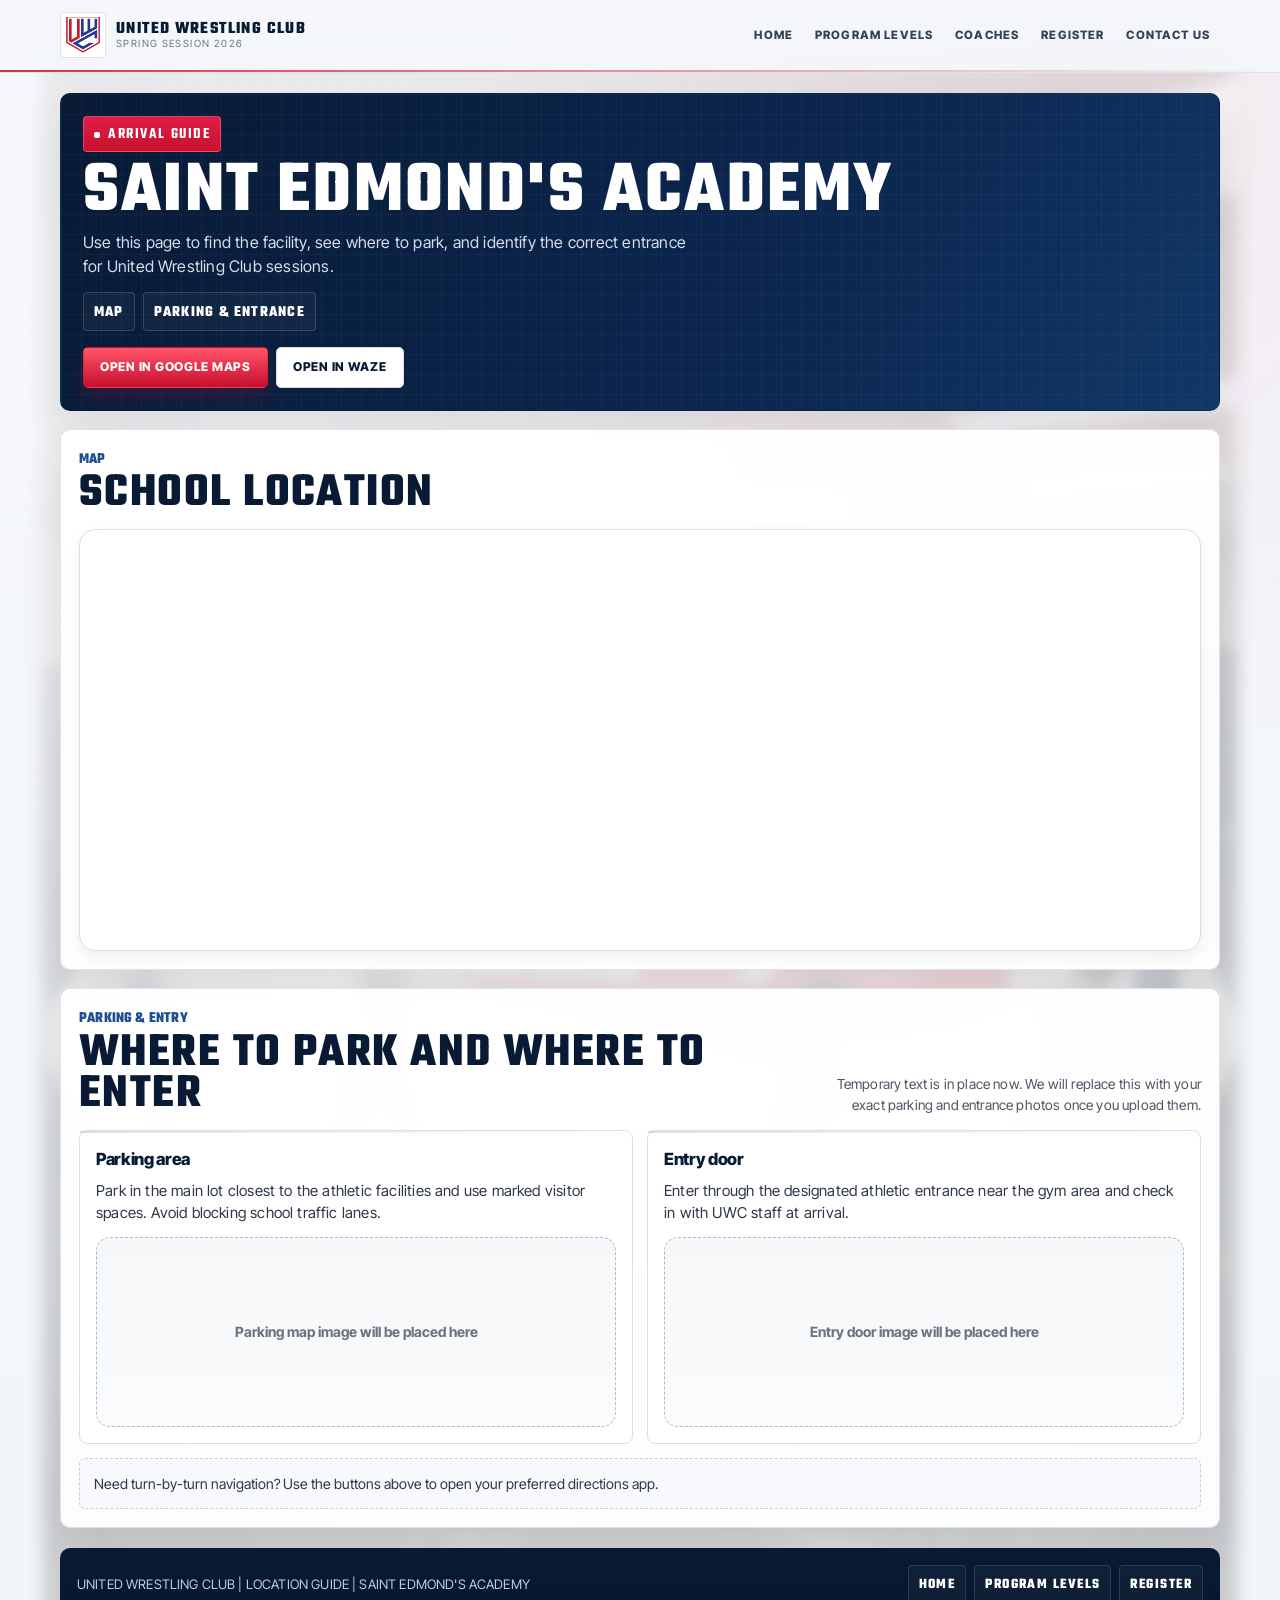
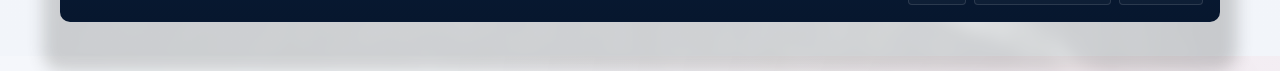
<file: location.html>
<!DOCTYPE html>
<html lang="en">
<head>
  <meta charset="UTF-8" />
  <meta name="viewport" content="width=device-width, initial-scale=1.0" />
  <title>United Wrestling Club | Location & Arrival</title>
  <meta
    name="description"
    content="United Wrestling Club location details for Saint Edmond's Academy, including map, parking guidance, entry point, and turn-by-turn navigation links."
  />
  <link rel="preconnect" href="https://fonts.googleapis.com" />
  <link rel="preconnect" href="https://fonts.gstatic.com" crossorigin />
  <link
    href="https://fonts.googleapis.com/css2?family=Inter+Tight:wght@400;500;600;700;800&amp;family=Teko:wght@500;600;700&amp;display=swap"
    rel="stylesheet"
  />
  <link rel="icon" type="image/png" sizes="32x32" href="/assets/favicon-32.png?v=2" />
  <link rel="icon" type="image/png" sizes="16x16" href="/assets/favicon-16.png?v=2" />
  <link rel="shortcut icon" href="/favicon.png?v=2" />
  <link rel="apple-touch-icon" sizes="180x180" href="/apple-touch-icon.png?v=2" />
  <link rel="stylesheet" href="styles.css?v=usa-red-33" />
</head>
<body>
  <header class="site-header">
    <div class="container nav-shell">
      <a class="brand" href="index.html" aria-label="United Wrestling Club home">
        <span class="brand-mark">
          <img src="assets/uwc-mark.png" alt="" aria-hidden="true" />
        </span>
        <span class="brand-copy">
          <strong>United Wrestling Club</strong>
          <span>Spring Session 2026</span>
        </span>
      </a>

      <nav class="site-nav" aria-label="Primary navigation">
        <a class="nav-link" href="index.html">HOME</a>
        <a class="nav-link" href="program.html">PROGRAM LEVELS</a>
        <a class="nav-link" href="team.html">COACHES</a>
        <a class="nav-link" href="contact.html">REGISTER</a>
        <a class="nav-link" href="contact.html#contact-us">CONTACT US</a>
      </nav>
    </div>
  </header>

  <main class="container page-shell">
    <section class="page-hero" aria-labelledby="location-title">
      <span class="pill">Arrival Guide</span>
      <h1 id="location-title">Saint Edmond's Academy</h1>
      <p>
        Use this page to find the facility, see where to park, and identify the correct entrance for
        United Wrestling Club sessions.
      </p>
      <div class="subnav" aria-label="Location page sections">
        <a href="#arrival-map">Map</a>
        <a href="#arrival-guide">Parking & Entrance</a>
      </div>
      <div class="hero-actions location-actions">
        <a
          class="btn btn-md btn-primary"
          href="https://www.google.com/maps/dir/?api=1&amp;destination=Saint+Edmond%27s+Academy%2C+Wilmington%2C+DE"
          target="_blank"
          rel="noopener noreferrer"
        >
          Open in Google Maps
        </a>
        <a
          class="btn btn-md btn-secondary"
          href="https://waze.com/ul?q=Saint%20Edmond%27s%20Academy%20Wilmington%20DE&amp;navigate=yes"
          target="_blank"
          rel="noopener noreferrer"
        >
          Open in Waze
        </a>
      </div>
    </section>

    <section class="section" id="arrival-map" aria-labelledby="arrival-map-title">
      <div class="section-head">
        <div>
          <p class="section-kicker">Map</p>
          <h2 class="section-title" id="arrival-map-title">School location</h2>
        </div>
      </div>

      <div class="location-map-wrap">
        <iframe
          class="location-map-frame"
          title="Map to Saint Edmond's Academy"
          loading="lazy"
          referrerpolicy="no-referrer-when-downgrade"
          src="https://www.google.com/maps?q=Saint+Edmond%27s+Academy,+Wilmington,+DE&amp;output=embed"
        ></iframe>
      </div>
    </section>

    <section class="section" id="arrival-guide" aria-labelledby="arrival-guide-title">
      <div class="section-head">
        <div>
          <p class="section-kicker">Parking & Entry</p>
          <h2 class="section-title" id="arrival-guide-title">Where to park and where to enter</h2>
        </div>
        <p class="section-note">
          Temporary text is in place now. We will replace this with your exact parking and entrance
          photos once you upload them.
        </p>
      </div>

      <div class="grid-2">
        <article class="card location-card">
          <h3>Parking area</h3>
          <p>
            Park in the main lot closest to the athletic facilities and use marked visitor spaces. Avoid
            blocking school traffic lanes.
          </p>
          <div class="location-image-placeholder" role="img" aria-label="Parking map placeholder">
            Parking map image will be placed here
          </div>
        </article>

        <article class="card location-card">
          <h3>Entry door</h3>
          <p>
            Enter through the designated athletic entrance near the gym area and check in with UWC staff
            at arrival.
          </p>
          <div class="location-image-placeholder" role="img" aria-label="Entry door placeholder">
            Entry door image will be placed here
          </div>
        </article>
      </div>

      <div class="callout" style="margin-top: 14px;">
        Need turn-by-turn navigation? Use the buttons above to open your preferred directions app.
      </div>
    </section>

    <footer class="site-footer">
      <div class="footer-grid">
        <div class="footer-copy">
          United Wrestling Club | Location Guide | Saint Edmond's Academy
        </div>
        <div class="footer-links" aria-label="Footer links">
          <a href="index.html">HOME</a>
          <a href="program.html">PROGRAM LEVELS</a>
          <a href="contact.html">REGISTER</a>
        </div>
      </div>
    </footer>
  </main>
</body>
</html>
</file>
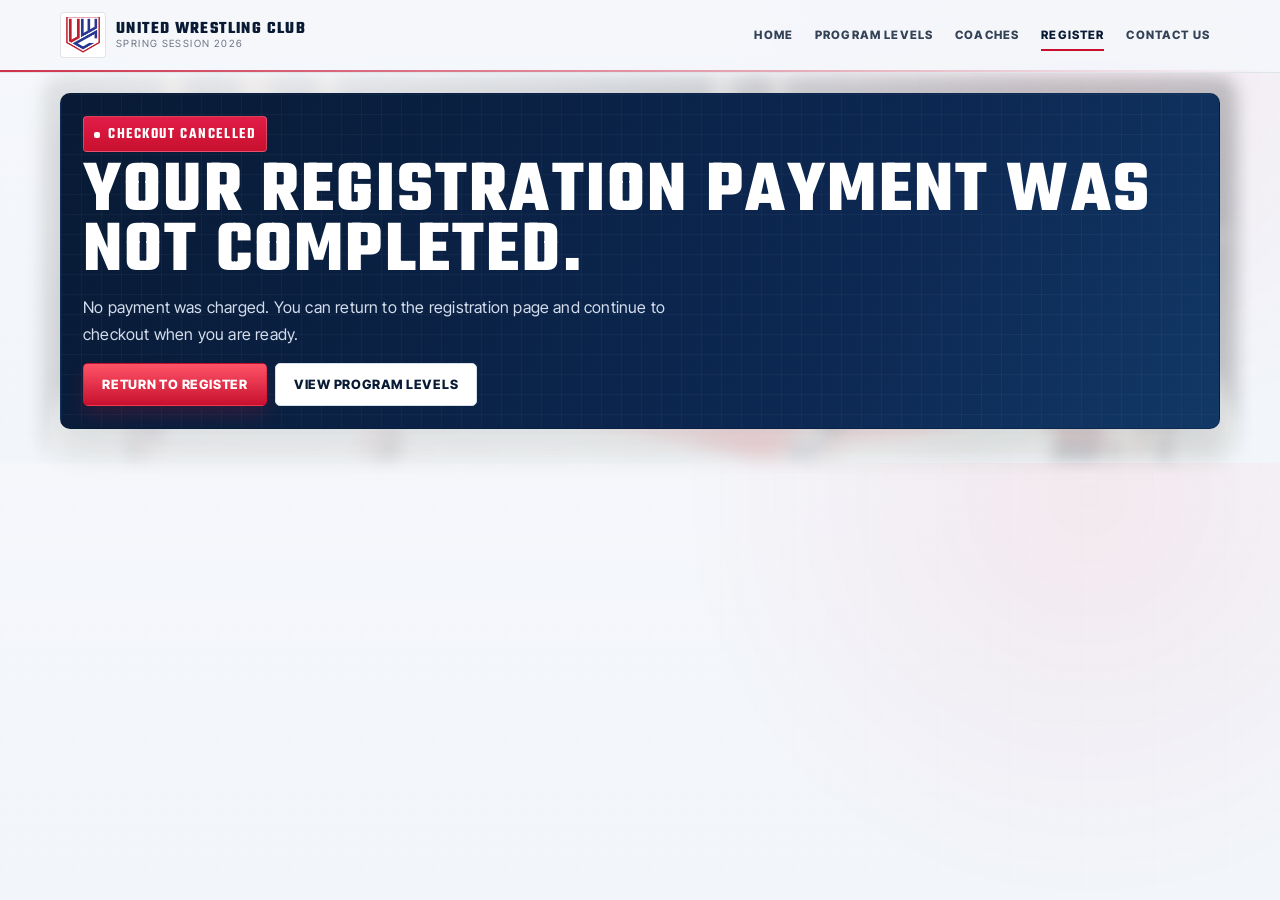
<file: payment-cancel.html>
<!DOCTYPE html>
<html lang="en">
<head>
  <meta charset="UTF-8" />
  <meta name="viewport" content="width=device-width, initial-scale=1.0" />
  <title>Checkout Cancelled | United Wrestling Club</title>
  <meta name="description" content="Stripe checkout was cancelled before payment completion." />
  <link rel="preconnect" href="https://fonts.googleapis.com" />
  <link rel="preconnect" href="https://fonts.gstatic.com" crossorigin />
  <link href="https://fonts.googleapis.com/css2?family=Inter+Tight:wght@400;500;600;700;800&amp;family=Teko:wght@500;600;700&amp;display=swap" rel="stylesheet" />
  <link rel="icon" type="image/png" sizes="32x32" href="/assets/favicon-32.png?v=2" />
  <link rel="icon" type="image/png" sizes="16x16" href="/assets/favicon-16.png?v=2" />
  <link rel="shortcut icon" href="/favicon.png?v=2" />
  <link rel="apple-touch-icon" sizes="180x180" href="/apple-touch-icon.png?v=2" />
  <link rel="stylesheet" href="styles.css?v=usa-red-30" />
</head>
<body class="register-page">
  <header class="site-header">
    <div class="container nav-shell">
      <a class="brand" href="index.html" aria-label="United Wrestling Club home">
        <span class="brand-mark"><img src="assets/uwc-mark.png" alt="" aria-hidden="true" /></span>
        <span class="brand-copy"><strong>United Wrestling Club</strong><span>Spring Session 2026</span></span>
      </a>
      <nav class="site-nav" aria-label="Primary navigation">
        <a class="nav-link" href="index.html">HOME</a>
        <a class="nav-link" href="program.html">PROGRAM LEVELS</a>
        <a class="nav-link" href="team.html">COACHES</a>
        <a class="nav-link is-active" href="contact.html" aria-current="page">REGISTER</a>
        <a class="nav-link" href="contact.html#contact-us">CONTACT US</a>
      </nav>
    </div>
  </header>

  <main class="container page-shell">
    <section class="page-hero" aria-labelledby="checkout-cancelled-title">
      <span class="pill">Checkout Cancelled</span>
      <h1 id="checkout-cancelled-title">Your registration payment was not completed.</h1>
      <p>No payment was charged. You can return to the registration page and continue to checkout when you are ready.</p>
      <div class="hero-actions">
        <a class="btn btn-lg btn-primary" href="contact.html">Return to Register</a>
        <a class="btn btn-lg btn-secondary" href="program.html">View Program Levels</a>
      </div>
    </section>
  </main>
</body>
</html>
</file>
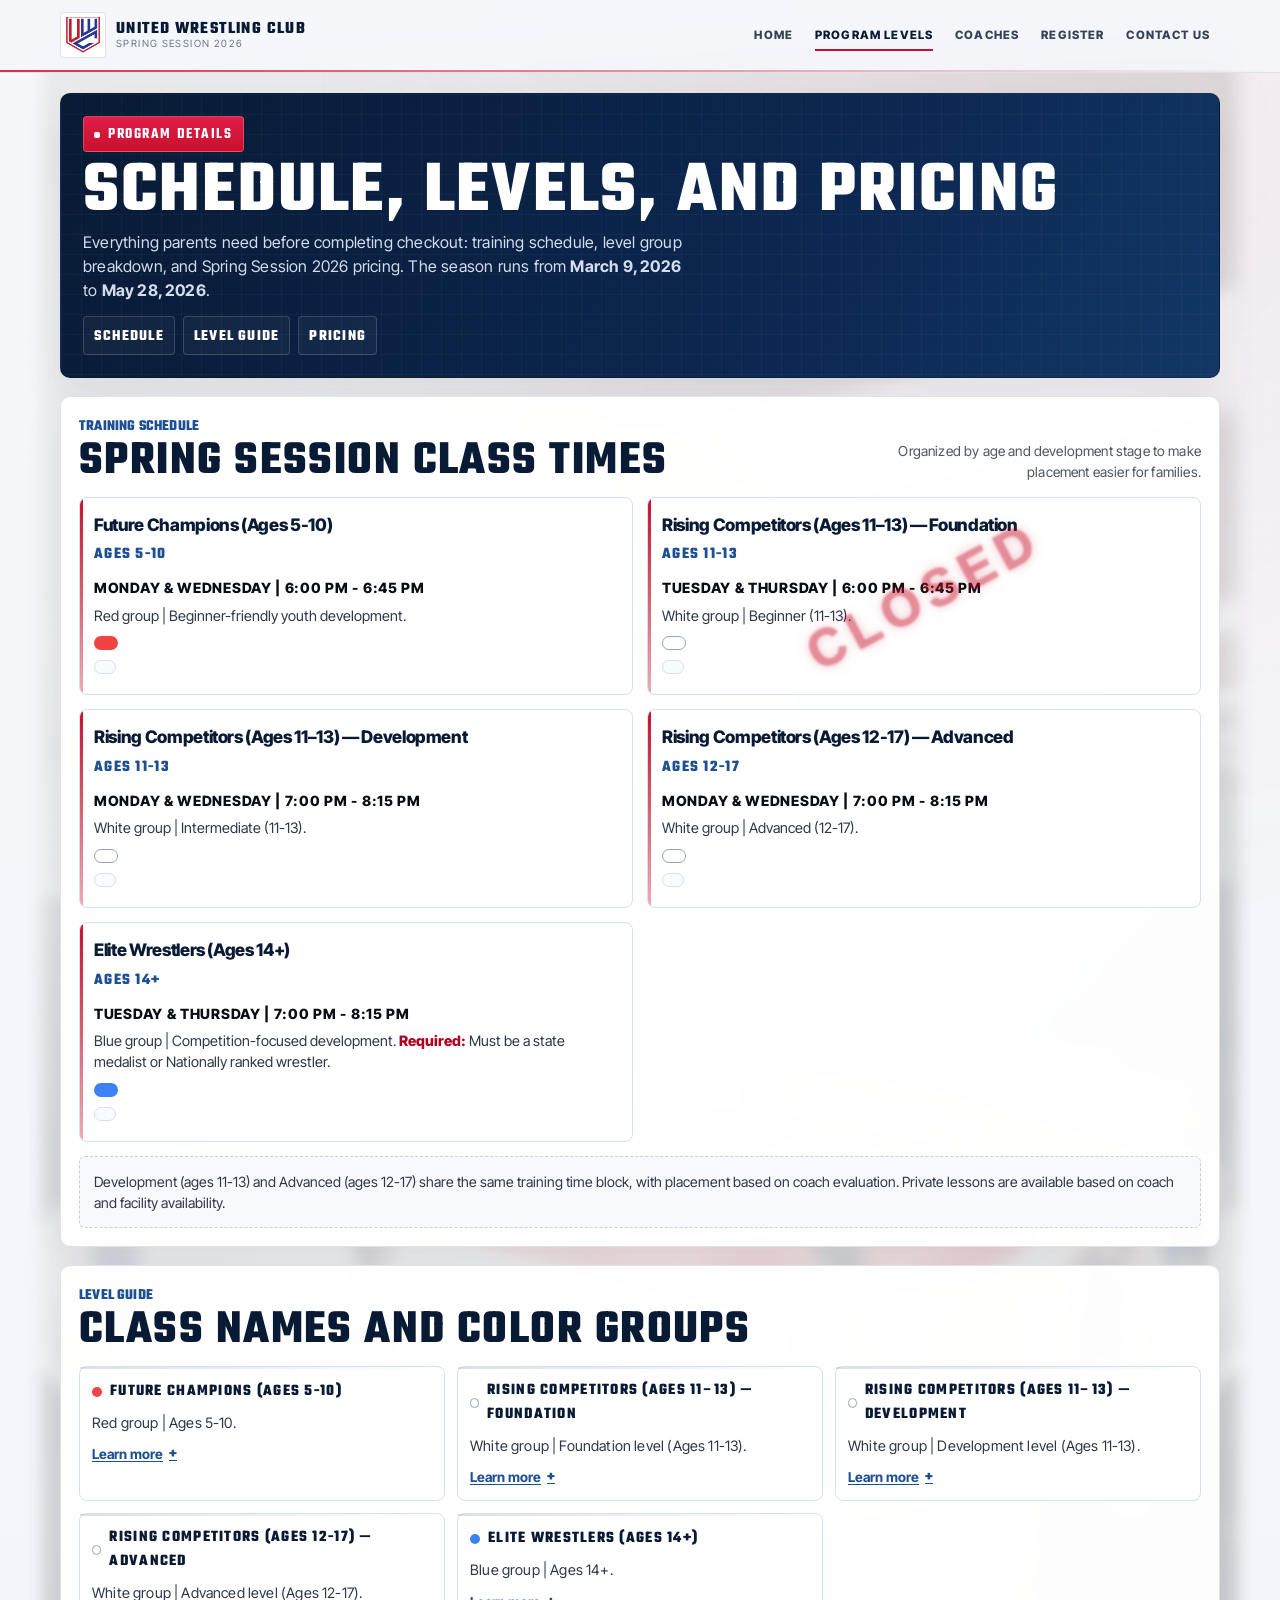
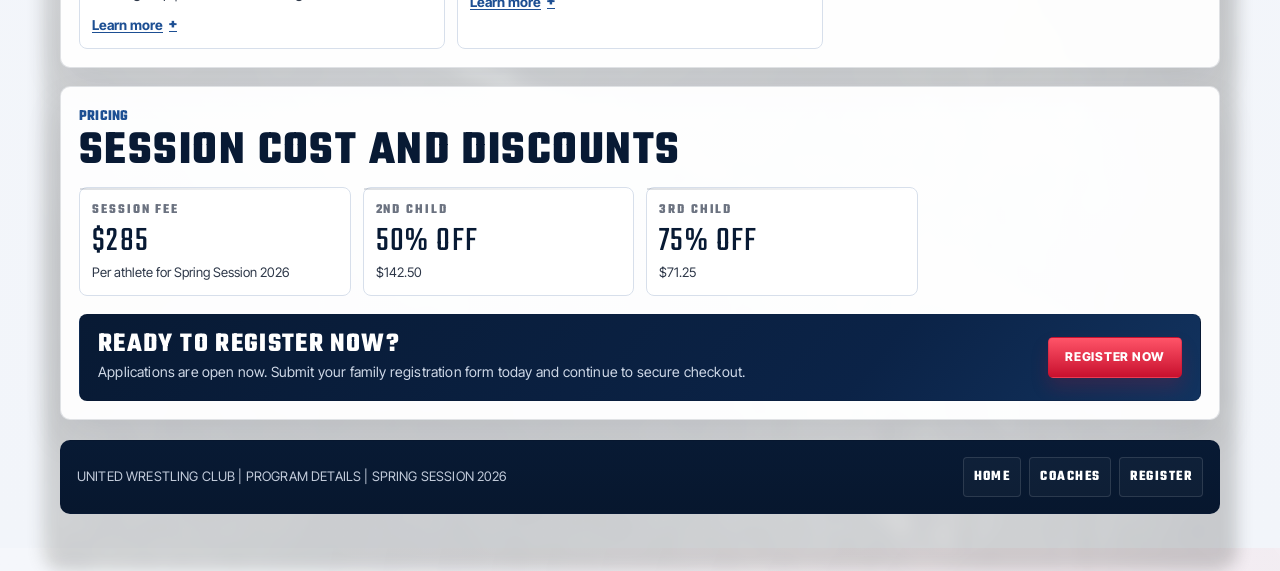
<file: program.html>
<!DOCTYPE html>
<html lang="en">
<head>
  <meta charset="UTF-8" />
  <meta name="viewport" content="width=device-width, initial-scale=1.0" />
  <title>Program & Schedule | United Wrestling Club</title>
  <meta
    name="description"
    content="United Wrestling Club Spring Session 2026 program details, schedule, levels, and pricing."
  />
  <link rel="preconnect" href="https://fonts.googleapis.com" />
  <link rel="preconnect" href="https://fonts.gstatic.com" crossorigin />
  <link
    href="https://fonts.googleapis.com/css2?family=Inter+Tight:wght@400;500;600;700;800&amp;family=Teko:wght@500;600;700&amp;display=swap"
    rel="stylesheet"
  />
  <link rel="icon" type="image/png" sizes="32x32" href="/assets/favicon-32.png?v=2" />
  <link rel="icon" type="image/png" sizes="16x16" href="/assets/favicon-16.png?v=2" />
  <link rel="shortcut icon" href="/favicon.png?v=2" />
  <link rel="apple-touch-icon" sizes="180x180" href="/apple-touch-icon.png?v=2" />
  <link rel="stylesheet" href="styles.css?v=usa-red-33" />
</head>
<body>
  <header class="site-header">
    <div class="container nav-shell">
      <a class="brand" href="index.html" aria-label="United Wrestling Club home">
        <span class="brand-mark">
          <img src="assets/uwc-mark.png" alt="" aria-hidden="true" />
        </span>
        <span class="brand-copy">
          <strong>United Wrestling Club</strong>
          <span>Spring Session 2026</span>
        </span>
      </a>

      <nav class="site-nav" aria-label="Primary navigation">
        <a class="nav-link" href="index.html">HOME</a>
        <a class="nav-link is-active" href="program.html" aria-current="page">PROGRAM LEVELS</a>
        <a class="nav-link" href="team.html">COACHES</a>
        <a class="nav-link" href="contact.html">REGISTER</a>
        <a class="nav-link" href="contact.html#contact-us">CONTACT US</a>
      </nav>

    </div>
  </header>

  <main class="container page-shell">
    <section class="page-hero" aria-labelledby="program-title">
      <span class="pill">Program details</span>
      <h1 id="program-title">Schedule, Levels, and Pricing</h1>
      <p>
        Everything parents need before completing checkout: training schedule, level group breakdown,
        and Spring Session 2026 pricing. The season runs from <strong>March 9, 2026</strong> to
        <strong>May 28, 2026</strong>.
      </p>
      <div class="subnav" aria-label="Program page sections">
        <a href="#schedule">Schedule</a>
        <a href="#levels">Level Guide</a>
        <a href="#pricing">Pricing</a>
      </div>
    </section>

    <section class="section" id="schedule" aria-labelledby="schedule-title">
      <div class="section-head">
        <div>
          <p class="section-kicker">Training Schedule</p>
          <h2 class="section-title" id="schedule-title">Spring Session class times</h2>
        </div>
        <p class="section-note">
          Organized by age and development stage to make placement easier for families.
        </p>
      </div>

      <div class="schedule-grid">
        <article class="schedule-card" id="red">
          <h3>Future Champions (Ages 5-10)</h3>
          <div class="age">Ages 5-10</div>
          <div class="time">Monday & Wednesday | 6:00 PM - 6:45 PM</div>
          <div class="track">Red group | Beginner-friendly youth development.</div>
          <div class="group-oval group-oval-red" aria-hidden="true"></div>
          <div class="spots-line" data-spots-line data-spots-class="future-champions" aria-live="polite" hidden></div>
        </article>

        <article class="schedule-card schedule-card-closed">
          <span class="schedule-watermark" aria-hidden="true">CLOSED</span>
          <h3>Rising Competitors (Ages 11–13) — Foundation</h3>
          <div class="age">Ages 11-13</div>
          <div class="time">Tuesday & Thursday | 6:00 PM - 6:45 PM</div>
          <div class="track">White group | Beginner (11-13).</div>
          <div class="group-oval group-oval-white" aria-hidden="true"></div>
          <div class="spots-line" data-spots-line data-spots-class="foundation" aria-live="polite" hidden></div>
        </article>

        <article class="schedule-card">
          <h3>Rising Competitors (Ages 11–13) — Development</h3>
          <div class="age">Ages 11-13</div>
          <div class="time">Monday & Wednesday | 7:00 PM - 8:15 PM</div>
          <div class="track">White group | Intermediate (11-13).</div>
          <div class="group-oval group-oval-white" aria-hidden="true"></div>
          <div class="spots-line" data-spots-line data-spots-class="development" aria-live="polite" hidden></div>
        </article>

        <article class="schedule-card">
          <h3>Rising Competitors (Ages 12-17) — Advanced</h3>
          <div class="age">Ages 12-17</div>
          <div class="time">Monday & Wednesday | 7:00 PM - 8:15 PM</div>
          <div class="track">White group | Advanced (12-17).</div>
          <div class="group-oval group-oval-white" aria-hidden="true"></div>
          <div class="spots-line" data-spots-line data-spots-class="advanced-11-13" aria-live="polite" hidden></div>
        </article>

        <article class="schedule-card" id="blue">
          <h3>Elite Wrestlers (Ages 14+)</h3>
          <div class="age">Ages 14+</div>
          <div class="time">Tuesday & Thursday | 7:00 PM - 8:15 PM</div>
          <div class="track">Blue group | Competition-focused development. <span class="requirement-label">Required:</span> Must be a state medalist or Nationally ranked wrestler.</div>
          <div class="group-oval group-oval-blue" aria-hidden="true"></div>
          <div class="spots-line" data-spots-line data-spots-class="elite-competition-team" aria-live="polite" hidden></div>
        </article>
      </div>

      <div class="callout" style="margin-top: 14px;">
        Development (ages 11-13) and Advanced (ages 12-17) share the same training time block, with placement based on coach evaluation. Private lessons are available based on coach and facility availability.
      </div>
    </section>

    <section class="section" id="levels" aria-labelledby="levels-title">
      <div class="section-head">
        <div>
          <p class="section-kicker">Level Guide</p>
          <h2 class="section-title" id="levels-title">Class names and color groups</h2>
        </div>
      </div>

      <div class="level-grid">
        <article class="level-card">
          <div class="level-badge"><span class="level-dot red" aria-hidden="true"></span>Future Champions (Ages 5-10)</div>
          <p>Red group | Ages 5-10.</p>
          <details class="level-details">
            <summary class="level-details-link">Learn more</summary>
            <div class="level-details-copy">
              <p><strong>Red group | Ages 5-10</strong></p>
              <p>
                Future Champions is designed as an introduction to wrestling for our youngest athletes.
                At this stage, the focus is not on advanced wrestling techniques or competitive
                performance. Instead, we emphasize body awareness, balance, coordination, movement
                skills, and learning how to control and understand their own body in a safe and
                positive environment.
              </p>
              <p>
                Through structured games, movement challenges, and fun activities, athletes learn how
                to solve physical problems, follow instructions, work with partners, and build
                confidence. These activities help develop agility, listening skills, discipline, and
                emotional control while keeping training enjoyable and age-appropriate.
              </p>
              <p>
                The main goal of this class is to create a strong athletic foundation and a love for
                movement that will prepare athletes to safely progress into technical wrestling as they
                grow.
              </p>
            </div>
          </details>
        </article>
        <article class="level-card">
          <div class="level-badge"><span class="level-dot white" aria-hidden="true"></span>Rising Competitors (Ages 11–13) — Foundation</div>
          <p>White group | Foundation level (Ages 11-13).</p>
          <details class="level-details">
            <summary class="level-details-link">Learn more</summary>
            <div class="level-details-copy">
              <p><strong>Rising Competitors | White group | Foundation level (Ages 11-13)</strong></p>
              <p>
                Foundation is the entry level for athletes ages 11-13 who are new to wrestling or
                still developing their fundamentals. Athletes are introduced to basic wrestling
                positions, stance and motion, simple takedowns, defense, and mat awareness.
              </p>
              <p>
                The focus is on learning proper technique, understanding basic concepts, and
                building confidence in a structured training environment. Athletes develop
                discipline, body control, and strong technical habits that will support their
                long-term growth in the sport.
              </p>
            </div>
          </details>
        </article>
        <article class="level-card">
          <div class="level-badge"><span class="level-dot white" aria-hidden="true"></span>Rising Competitors (Ages 11–13) — Development</div>
          <p>White group | Development level (Ages 11-13).</p>
          <details class="level-details">
            <summary class="level-details-link">Learn more</summary>
            <div class="level-details-copy">
              <p><strong>Rising Competitors | White group | Development level (Ages 11-13)</strong></p>
              <p>
                Development is intended for athletes who already understand foundational techniques
                and are ready to increase the complexity and intensity of training. Wrestlers begin
                working on combinations, transitions, situational drilling, and controlled live
                wrestling.
              </p>
              <p>
                Training focuses on improving timing, reaction, conditioning, and decision-making
                while reinforcing technical precision. Athletes in this level start building a
                competitive mindset and preparing for higher-level training.
              </p>
            </div>
          </details>
        </article>
        <article class="level-card">
          <div class="level-badge"><span class="level-dot white" aria-hidden="true"></span>Rising Competitors (Ages 12-17) — Advanced</div>
          <p>White group | Advanced level (Ages 12-17).</p>
          <details class="level-details">
            <summary class="level-details-link">Learn more</summary>
            <div class="level-details-copy">
              <p><strong>Rising Competitors | White group | Advanced level (Ages 12-17)</strong></p>
              <p>
                Advanced is for experienced athletes who demonstrate strong fundamentals,
                commitment, and readiness for higher-level instruction. Training includes advanced
                setups, chain wrestling concepts, faster transitions, and more demanding live
                situations.
              </p>
              <p>
                Athletes are expected to train with focus and discipline while developing
                competitive awareness, mental toughness, and consistency. This level prepares
                wrestlers for the transition into the Elite Wrestlers class.
              </p>
            </div>
          </details>
        </article>
        <article class="level-card">
          <div class="level-badge"><span class="level-dot blue" aria-hidden="true"></span>Elite Wrestlers (Ages 14+)</div>
          <p>Blue group | Ages 14+.</p>
          <details class="level-details">
            <summary class="level-details-link">Learn more</summary>
            <div class="level-details-copy">
              <p><strong>Blue group | Ages 14+</strong></p>
              <p>
                Elite Wrestlers is designed to prepare young athletes for high-level
                competition. This class is for committed wrestlers who want to keep
                improving and compete at a higher standard.
              </p>
              <p>
                Training develops athletes physically, mentally, and strategically through
                advanced technique work, match preparation, and disciplined competition-focused
                habits.
              </p>
              <p><span class="requirement-label">Required:</span> Must be a state medalist or Nationally ranked wrestler.</p>
            </div>
          </details>
        </article>
      </div>
    </section>

    <section class="section" id="pricing" aria-labelledby="pricing-title">
      <div class="section-head">
        <div>
          <p class="section-kicker">Pricing</p>
          <h2 class="section-title" id="pricing-title">Session cost and discounts</h2>
        </div>
      </div>

      <div class="pricing-grid">
        <article class="price-tile">
          <div class="label">Session Fee</div>
          <div class="amount">$285</div>
          <div class="note">Per athlete for Spring Session 2026</div>
        </article>

        <article class="price-tile">
          <div class="label">2nd Child</div>
          <div class="amount">50% Off</div>
          <div class="note">$142.50</div>
        </article>

        <article class="price-tile">
          <div class="label">3rd Child</div>
          <div class="amount">75% Off</div>
          <div class="note">$71.25</div>
        </article>

      </div>

      <div class="cta-band">
        <div>
          <h3>Ready to register now?</h3>
          <p>Applications are open now. Submit your family registration form today and continue to secure checkout.</p>
        </div>
        <a class="btn btn-md btn-primary" href="contact.html">Register Now</a>
      </div>
    </section>

    <footer class="site-footer">
      <div class="footer-grid">
        <div class="footer-copy">
          United Wrestling Club | Program Details | Spring Session 2026
        </div>
        <div class="footer-links" aria-label="Footer links">
          <a href="index.html">HOME</a>
          <a href="team.html">COACHES</a>
          <a href="contact.html">REGISTER</a>
        </div>
      </div>
    </footer>
  </main>
  <script>
    (function () {
      var POLL_MS = 45000;

      function getPreviewEliteSpots() {
        try {
          var params = new URLSearchParams(window.location.search);
          var raw = params.get("preview_elite_spots");
          if (raw === null || raw === "") return null;
          var value = Number(raw);
          if (!Number.isFinite(value)) return null;
          return Math.max(0, Math.floor(value));
        } catch (_error) {
          return null;
        }
      }

      function applyPreviewOverrides(classes) {
        var previewEliteSpots = getPreviewEliteSpots();
        if (previewEliteSpots === null || !classes || !classes["elite-competition-team"]) {
          return classes;
        }

        var cloned = Object.assign({}, classes);
        var eliteClass = Object.assign({}, cloned["elite-competition-team"]);
        eliteClass.spots_left = previewEliteSpots;
        eliteClass.is_full = previewEliteSpots <= 0;
        cloned["elite-competition-team"] = eliteClass;
        return cloned;
      }

      function renderSpots(classes) {
        var nodes = document.querySelectorAll("[data-spots-class]");
        nodes.forEach(function (node) {
          var key = node.getAttribute("data-spots-class");
          if (!key || !classes[key]) return;

          var classData = classes[key];
          var spotsLeft = Number(classData.spots_left);
          node.classList.remove("is-full", "is-low");
          if (spotsLeft <= 0) {
            node.hidden = false;
            node.classList.add("is-full");
            node.textContent = "Class full - Waitlist";
          } else if (spotsLeft <= 5) {
            node.hidden = false;
            node.classList.add("is-low");
            node.textContent = "Alert: Only " + String(spotsLeft) + " spots left";
          } else {
            node.hidden = true;
            node.textContent = "";
          }
        });
      }

      function fetchSpots() {
        fetch("class-spots.php?ts=" + Date.now(), { cache: "no-store" })
          .then(function (res) { return res.json(); })
          .then(function (payload) {
            if (!payload || !payload.classes) return;
            renderSpots(applyPreviewOverrides(payload.classes));
          })
          .catch(function () {
            // Keep last shown values if request fails.
          });
      }

      fetchSpots();
      setInterval(fetchSpots, POLL_MS);
    })();
  </script>
</body>
</html>
</file>
<file: styles.css>
:root {
  --navy-950: #071427;
  --navy-900: #0b1f3d;
  --navy-800: #123462;
  --navy-700: #1d4f93;
  --navy-100: #eaf2ff;
  --navy-050: #f4f8ff;
  --ink-900: #0f1726;
  --ink-700: #334155;
  --ink-500: #64748b;
  --line: #dbe6f6;
  --line-strong: #c8d8f0;
  --orange-500: #c8102e;
  --orange-400: #ef233c;
  --white: #ffffff;
  --success: #1b8a5a;
  --danger: #b91c1c;
  --radius-sm: 12px;
  --radius-md: 18px;
  --radius-lg: 28px;
  --shadow-sm: 0 8px 18px rgba(14, 31, 56, 0.08);
  --shadow-md: 0 18px 40px rgba(10, 28, 56, 0.1);
  --shadow-lg: 0 32px 80px rgba(8, 19, 40, 0.14);
  --max-width: 1160px;
}

* {
  box-sizing: border-box;
}

html {
  scroll-behavior: smooth;
}

body {
  margin: 0;
  color: var(--ink-900);
  background:
    radial-gradient(circle at 8% 4%, rgba(18, 52, 98, 0.06), transparent 34%),
    radial-gradient(circle at 88% 10%, rgba(200, 16, 46, 0.12), transparent 36%),
    linear-gradient(180deg, #fbfdff 0%, #f5f9ff 45%, #f8fbff 100%);
  font-family: "Plus Jakarta Sans", sans-serif;
  line-height: 1.45;
}

body::before {
  content: "";
  position: fixed;
  inset: 0;
  pointer-events: none;
  opacity: 0.22;
  background-image:
    linear-gradient(rgba(10, 31, 61, 0.03) 1px, transparent 1px),
    linear-gradient(90deg, rgba(10, 31, 61, 0.03) 1px, transparent 1px);
  background-size: 28px 28px;
  mask-image: radial-gradient(circle at center, black 28%, transparent 100%);
}

a {
  color: inherit;
}

img {
  max-width: 100%;
  display: block;
}

.container {
  width: min(var(--max-width), 92vw);
  margin: 0 auto;
}

.site-header {
  position: sticky;
  top: 0;
  z-index: 40;
  backdrop-filter: blur(10px);
  background: rgba(248, 251, 255, 0.82);
  border-bottom: 1px solid rgba(200, 216, 240, 0.65);
}

.nav-shell {
  min-height: 74px;
  display: flex;
  align-items: center;
  justify-content: space-between;
  gap: 16px;
  padding: 10px 0;
}

.brand {
  display: inline-flex;
  align-items: center;
  gap: 12px;
  text-decoration: none;
  min-width: 0;
}

.brand-mark {
  width: 44px;
  height: 44px;
  border-radius: 12px;
  display: grid;
  place-items: center;
  background: linear-gradient(160deg, var(--navy-800), var(--navy-900));
  color: var(--white);
  box-shadow: inset 0 1px 0 rgba(255, 255, 255, 0.12);
  font-family: "Bebas Neue", sans-serif;
  letter-spacing: 1px;
  font-size: 1.35rem;
}

.brand-copy {
  display: grid;
  gap: 1px;
}

.brand-copy strong {
  color: var(--navy-900);
  font-size: 0.98rem;
  line-height: 1.1;
}

.brand-copy span {
  color: var(--ink-500);
  font-size: 0.78rem;
  line-height: 1.15;
}

.site-nav {
  display: flex;
  align-items: center;
  gap: 6px;
  flex-wrap: wrap;
  justify-content: center;
}

.nav-link {
  text-decoration: none;
  color: var(--ink-700);
  font-weight: 600;
  font-size: 0.93rem;
  padding: 9px 12px;
  border-radius: 999px;
  transition: background-color 120ms ease, color 120ms ease, transform 120ms ease;
}

.nav-link:hover {
  background: var(--white);
  color: var(--navy-900);
}

.nav-link.is-active {
  color: var(--navy-900);
  background: rgba(18, 52, 98, 0.08);
}

.header-actions {
  display: flex;
  align-items: center;
  gap: 10px;
}

.btn {
  display: inline-flex;
  align-items: center;
  justify-content: center;
  gap: 8px;
  border: 1px solid transparent;
  border-radius: 999px;
  text-decoration: none;
  font-weight: 700;
  line-height: 1;
  cursor: pointer;
  transition: transform 120ms ease, box-shadow 120ms ease, background-color 120ms ease, border-color 120ms ease;
}

.btn:hover {
  transform: translateY(-1px);
}

.btn:focus-visible {
  outline: 3px solid rgba(29, 79, 147, 0.28);
  outline-offset: 2px;
}

.btn-sm {
  padding: 11px 14px;
  font-size: 0.9rem;
}

.btn-md {
  padding: 13px 18px;
  font-size: 0.95rem;
}

.btn-lg {
  padding: 14px 20px;
  font-size: 0.98rem;
}

.btn-primary {
  color: #081a34;
  background: linear-gradient(180deg, var(--orange-400), var(--orange-500));
  box-shadow: 0 10px 24px rgba(200, 16, 46, 0.24);
}

.btn-secondary {
  color: var(--navy-900);
  background: var(--white);
  border-color: var(--line);
  box-shadow: var(--shadow-sm);
}

.btn-ghost {
  color: var(--navy-900);
  background: rgba(18, 52, 98, 0.05);
  border-color: rgba(18, 52, 98, 0.1);
}

.pill {
  display: inline-flex;
  align-items: center;
  gap: 8px;
  padding: 7px 12px;
  border-radius: 999px;
  border: 1px solid rgba(18, 52, 98, 0.12);
  color: var(--navy-800);
  background: rgba(18, 52, 98, 0.04);
  font-weight: 700;
  font-size: 0.82rem;
  letter-spacing: 0.02em;
}

.pill::before {
  content: "";
  width: 8px;
  height: 8px;
  border-radius: 999px;
  background: var(--orange-500);
  box-shadow: 0 0 0 5px rgba(200, 16, 46, 0.16);
}

.page-shell {
  position: relative;
  z-index: 1;
  padding: 22px 0 44px;
}

.page-shell > * {
  position: relative;
  z-index: 1;
}

.page-shell::before {
  content: "";
  position: absolute;
  inset: 8px 0 8px 0;
  z-index: 0;
  pointer-events: none;
  border-radius: 20px;
  background:
    radial-gradient(circle at 18% 20%, rgba(255, 255, 255, 0.72), rgba(255, 255, 255, 0.38) 44%, rgba(255,255,255,0.10) 72%),
    url("assets/Kids.png") center center / cover no-repeat;
  filter: blur(8px) saturate(0.95);
  transform: scale(1.03);
  opacity: 0.24;
}

.hero {
  position: relative;
  overflow: hidden;
  border-radius: var(--radius-lg);
  border: 1px solid rgba(200, 216, 240, 0.9);
  background:
    radial-gradient(circle at 85% 16%, rgba(200, 16, 46, 0.16), transparent 44%),
    linear-gradient(180deg, rgba(255, 255, 255, 0.95), rgba(244, 248, 255, 0.92));
  box-shadow: var(--shadow-lg);
}

.hero::before {
  content: "";
  position: absolute;
  right: -120px;
  top: -120px;
  width: 340px;
  height: 340px;
  border-radius: 999px;
  background: radial-gradient(circle, rgba(18, 52, 98, 0.12), rgba(18, 52, 98, 0));
}

.hero::after {
  content: "";
  position: absolute;
  left: 50%;
  right: -24px;
  bottom: -70px;
  height: 120px;
  background: linear-gradient(90deg, rgba(200, 16, 46, 0.9), rgba(239, 75, 97, 0.9));
  transform: rotate(-5deg);
  opacity: 0.85;
}

.hero-grid {
  position: relative;
  z-index: 1;
  display: grid;
  grid-template-columns: 1.18fr 0.82fr;
  gap: 24px;
  padding: 26px;
}

.hero h1 {
  margin: 10px 0 10px;
  color: var(--navy-900);
  font-family: "Bebas Neue", sans-serif;
  letter-spacing: 0.02em;
  line-height: 0.92;
  font-size: clamp(2.4rem, 6vw, 4.9rem);
}

.hero-copy {
  margin: 0;
  max-width: 52ch;
  color: var(--ink-700);
  font-size: 1rem;
}

.hero-copy strong {
  color: var(--navy-900);
}

.hero-meta {
  margin-top: 16px;
  display: grid;
  gap: 10px;
}

.meta-row {
  display: flex;
  flex-wrap: wrap;
  gap: 8px;
}

.meta-chip {
  border-radius: 999px;
  padding: 8px 11px;
  background: var(--white);
  border: 1px solid var(--line);
  color: var(--ink-700);
  font-weight: 600;
  font-size: 0.86rem;
  box-shadow: var(--shadow-sm);
}

.meta-chip-link {
  text-decoration: none;
  transition: transform 120ms ease, border-color 120ms ease, color 120ms ease;
}

.meta-chip-link:hover {
  transform: translateY(-1px);
  border-color: rgba(29, 79, 147, 0.28);
  color: var(--navy-900);
}

.meta-chip-link:focus-visible {
  outline: 3px solid rgba(29, 79, 147, 0.24);
  outline-offset: 2px;
}

.hero-actions {
  margin-top: 18px;
  display: flex;
  flex-wrap: wrap;
  gap: 10px;
}

.hero-side-card {
  align-self: stretch;
  background: linear-gradient(180deg, #0f2b53 0%, #091d3a 100%);
  color: var(--white);
  border-radius: 22px;
  padding: 18px;
  border: 1px solid rgba(255, 255, 255, 0.1);
  box-shadow: inset 0 1px 0 rgba(255, 255, 255, 0.08);
  display: grid;
  gap: 12px;
}

.hero-side-card h2 {
  margin: 0;
  font-family: "Bebas Neue", sans-serif;
  letter-spacing: 0.04em;
  line-height: 1;
  font-size: 2rem;
}

.hero-side-card p {
  margin: 0;
  color: rgba(234, 242, 255, 0.92);
  font-size: 0.95rem;
}

.stack-list {
  display: grid;
  gap: 10px;
  margin: 0;
  padding: 0;
  list-style: none;
}

.stack-list li {
  display: grid;
  grid-template-columns: auto 1fr;
  gap: 10px;
  align-items: start;
  padding: 10px 12px;
  border-radius: 14px;
  background: rgba(255, 255, 255, 0.05);
  border: 1px solid rgba(255, 255, 255, 0.08);
}

.stack-list .label {
  color: rgba(234, 242, 255, 0.78);
  font-size: 0.82rem;
  font-weight: 700;
  text-transform: uppercase;
  letter-spacing: 0.06em;
}

.stack-list .value {
  color: var(--white);
  font-weight: 700;
  font-size: 0.94rem;
}

.section {
  margin-top: 18px;
  border-radius: 24px;
  border: 1px solid rgba(200, 216, 240, 0.9);
  background: rgba(255, 255, 255, 0.88);
  box-shadow: var(--shadow-md);
  padding: 22px;
}

.section-head {
  display: flex;
  justify-content: space-between;
  align-items: end;
  gap: 12px;
  margin-bottom: 16px;
}

.section-kicker {
  margin: 0;
  color: var(--navy-700);
  font-weight: 700;
  letter-spacing: 0.08em;
  text-transform: uppercase;
  font-size: 0.78rem;
}

.section-title {
  margin: 4px 0 0;
  color: var(--navy-900);
  font-family: "Bebas Neue", sans-serif;
  line-height: 0.95;
  letter-spacing: 0.03em;
  font-size: clamp(1.7rem, 4vw, 2.5rem);
}

.section-note {
  margin: 0;
  color: var(--ink-500);
  font-size: 0.92rem;
  max-width: 42ch;
  text-align: right;
}

.grid-3 {
  display: grid;
  grid-template-columns: repeat(3, minmax(0, 1fr));
  gap: 14px;
}

.grid-2 {
  display: grid;
  grid-template-columns: repeat(2, minmax(0, 1fr));
  gap: 14px;
}

.card {
  border-radius: 18px;
  border: 1px solid var(--line);
  background: linear-gradient(180deg, var(--white), #fbfdff);
  padding: 16px;
  box-shadow: var(--shadow-sm);
}

.card h3 {
  margin: 0;
  color: var(--navy-900);
  font-size: 1.05rem;
}

.card p {
  margin: 8px 0 0;
  color: var(--ink-700);
  font-size: 0.94rem;
}

.usa-membership-section .grid-2 {
  align-items: stretch;
}

.usa-card {
  display: flex;
  flex-direction: column;
}

.usa-logo {
  width: min(100%, 240px);
  height: auto;
  margin: 0 0 10px;
}

.usa-supporting-note {
  color: var(--ink-500);
  font-size: 0.86rem;
}

.card-link {
  display: block;
  text-decoration: none;
}

.card-link .card {
  height: 100%;
  transition: transform 140ms ease, box-shadow 140ms ease, border-color 140ms ease;
}

.card-link:hover .card {
  transform: translateY(-2px);
  box-shadow: var(--shadow-md);
  border-color: var(--line-strong);
}

.card-link h3 {
  display: flex;
  justify-content: space-between;
  align-items: center;
  gap: 8px;
}

.card-link h3::after {
  content: "See more";
  font-size: 0.75rem;
  font-weight: 700;
  color: var(--navy-700);
  letter-spacing: 0.03em;
}

.stat-grid {
  display: grid;
  grid-template-columns: repeat(4, minmax(0, 1fr));
  gap: 12px;
}

.stat {
  border-radius: 16px;
  border: 1px solid var(--line);
  background: var(--white);
  padding: 14px;
  box-shadow: var(--shadow-sm);
}

.stat .label {
  color: var(--ink-500);
  font-size: 0.78rem;
  letter-spacing: 0.08em;
  text-transform: uppercase;
  font-weight: 700;
}

.stat .value {
  margin-top: 6px;
  color: var(--navy-900);
  font-family: "Bebas Neue", sans-serif;
  font-size: 1.8rem;
  line-height: 0.95;
  letter-spacing: 0.03em;
}

.stat .sub {
  margin-top: 4px;
  color: var(--ink-700);
  font-size: 0.86rem;
}

.path-grid {
  display: grid;
  grid-template-columns: repeat(3, minmax(0, 1fr));
  gap: 12px;
}

.path-card {
  border-radius: 18px;
  border: 1px solid var(--line);
  background:
    linear-gradient(180deg, rgba(255, 255, 255, 0.98), rgba(247, 250, 255, 0.98));
  padding: 16px;
  box-shadow: var(--shadow-sm);
}

.path-label {
  display: inline-flex;
  align-items: center;
  gap: 8px;
  border-radius: 999px;
  padding: 7px 12px;
  border: 1px solid var(--line);
  background: rgba(18, 52, 98, 0.03);
  font-size: 0.84rem;
  font-weight: 800;
  text-transform: uppercase;
  letter-spacing: 0.06em;
  line-height: 1;
  color: var(--navy-700);
}

.path-label-red {
  background: #c8102e !important;
  border-color: #c8102e !important;
  color: #ffffff !important;
  box-shadow: 0 6px 14px rgba(200, 16, 46, 0.18);
  text-shadow: 0 1px 0 rgba(0, 0, 0, 0.12);
}

.path-label-white {
  background: #f8fbff !important;
  border-color: rgba(8, 26, 52, 0.28) !important;
  color: var(--navy-900) !important;
}

.path-label-blue {
  background: #123462 !important;
  border-color: #123462 !important;
  color: #ffffff !important;
  box-shadow: 0 6px 14px rgba(18, 52, 98, 0.18);
  text-shadow: 0 1px 0 rgba(0, 0, 0, 0.14);
}

.path-card h3 {
  margin: 10px 0 0;
  color: var(--navy-900);
  font-size: 1.05rem;
}

.path-card p {
  margin: 7px 0 0;
  color: var(--ink-700);
  font-size: 0.92rem;
}

.fun-accent {
  color: var(--orange-500);
  font-weight: 800;
  letter-spacing: 0.08em;
  text-transform: uppercase;
}

.path-card .time {
  margin-top: 10px;
  padding-top: 10px;
  border-top: 1px dashed var(--line);
  color: var(--navy-900);
  font-weight: 700;
  font-size: 0.9rem;
}

.timeline {
  display: grid;
  gap: 10px;
  margin: 0;
  padding: 0;
  list-style: none;
}

.timeline li {
  display: grid;
  grid-template-columns: 120px 1fr;
  gap: 12px;
  align-items: start;
  border-radius: 14px;
  padding: 12px;
  border: 1px solid var(--line);
  background: var(--white);
}

.timeline .date {
  color: var(--navy-900);
  font-weight: 800;
  font-size: 0.86rem;
}

.timeline .desc {
  color: var(--ink-700);
  font-size: 0.92rem;
}

.cta-band {
  margin-top: 18px;
  border-radius: 20px;
  padding: 18px;
  border: 1px solid rgba(18, 52, 98, 0.1);
  background:
    radial-gradient(circle at 100% 0%, rgba(200, 16, 46, 0.12), transparent 40%),
    linear-gradient(180deg, rgba(18, 52, 98, 0.03), rgba(18, 52, 98, 0.01));
  display: flex;
  align-items: center;
  justify-content: space-between;
  gap: 14px;
}

.cta-band h3 {
  margin: 0;
  color: var(--navy-900);
  font-size: 1.15rem;
}

.cta-band p {
  margin: 4px 0 0;
  color: var(--ink-700);
  font-size: 0.92rem;
}

.cta-band .hero-actions {
  margin-top: 0;
}

.page-hero {
  border-radius: 24px;
  border: 1px solid rgba(200, 216, 240, 0.9);
  background:
    radial-gradient(circle at 85% 12%, rgba(200, 16, 46, 0.14), transparent 40%),
    linear-gradient(180deg, rgba(255,255,255,0.98), rgba(246,250,255,0.94));
  box-shadow: var(--shadow-md);
  padding: 22px;
}

.page-hero h1 {
  margin: 10px 0 8px;
  color: var(--navy-900);
  font-family: "Bebas Neue", sans-serif;
  font-size: clamp(2rem, 4.8vw, 3.6rem);
  line-height: 0.95;
  letter-spacing: 0.03em;
}

.page-hero p {
  margin: 0;
  max-width: 68ch;
  color: var(--ink-700);
}

.subnav {
  margin-top: 14px;
  display: flex;
  flex-wrap: wrap;
  gap: 8px;
}

.subnav a {
  text-decoration: none;
  padding: 9px 12px;
  border-radius: 999px;
  border: 1px solid var(--line);
  background: var(--white);
  color: var(--navy-900);
  font-weight: 700;
  font-size: 0.85rem;
  box-shadow: var(--shadow-sm);
}

.schedule-grid {
  display: grid;
  grid-template-columns: repeat(2, minmax(0, 1fr));
  gap: 14px;
}

.schedule-card {
  border-radius: 18px;
  border: 1px solid var(--line);
  background: linear-gradient(180deg, #ffffff, #f8fbff);
  padding: 16px;
  box-shadow: var(--shadow-sm);
  position: relative;
  overflow: hidden;
}

.schedule-card-closed {
  border-color: rgba(200, 16, 46, 0.46);
  background: linear-gradient(180deg, #fff9fa, #fff3f5);
}

.schedule-card::before {
  content: "";
  position: absolute;
  inset: 0 auto 0 0;
  width: 4px;
  background: var(--orange-500);
}

.schedule-card-closed::before {
  background: #c8102e;
}

.schedule-watermark {
  position: absolute;
  left: 50%;
  top: 50%;
  width: 145%;
  text-align: center;
  font-family: "Bebas Neue", sans-serif;
  font-size: clamp(2rem, 5.4vw, 3.2rem);
  font-weight: 800;
  letter-spacing: 0.14em;
  line-height: 1;
  white-space: nowrap;
  color: rgba(200, 16, 46, 0.38);
  transform: translate(-50%, -50%) rotate(-28deg);
  text-transform: uppercase;
  filter: blur(0.8px);
  text-shadow:
    0 0 8px rgba(200, 16, 46, 0.22),
    0 0 18px rgba(200, 16, 46, 0.12);
  -webkit-text-stroke: 1px rgba(200, 16, 46, 0.28);
  pointer-events: none;
  z-index: 3;
}

.schedule-card h3 {
  margin: 0;
  color: var(--navy-900);
  font-size: 1.08rem;
}

.schedule-card .age {
  margin-top: 4px;
  color: var(--navy-700);
  font-weight: 700;
  font-size: 0.9rem;
}

.schedule-card .time {
  margin-top: 10px;
  color: var(--ink-900);
  font-weight: 800;
  font-size: 0.96rem;
}

.schedule-card .track {
  margin-top: 6px;
  color: var(--ink-700);
  font-size: 0.9rem;
}

.group-oval {
  width: 24px;
  height: 14px;
  border-radius: 999px;
  margin-top: 10px;
}

.group-oval-red {
  background: #ef4444;
}

.group-oval-white {
  background: #ffffff;
  border: 1px solid #94a3b8;
}

.group-oval-blue {
  background: #3b82f6;
}

.spots-line {
  margin-top: 10px;
  display: inline-flex;
  align-items: center;
  gap: 6px;
  padding: 6px 10px;
  border-radius: 999px;
  border: 1px solid var(--line);
  background: #f8fbff;
  color: var(--navy-900);
  font-size: 0.82rem;
  font-weight: 700;
}

.spots-line strong {
  color: var(--red-500);
  font-weight: 800;
}

.spots-line.is-low {
  border-color: rgba(200, 16, 46, 0.36);
  background: #fff4f6;
  color: #8a1730;
}

.spots-line.is-full {
  border-color: rgba(200, 16, 46, 0.36);
  background: #fff4f6;
  color: #8a1730;
}

.spots-line.is-full strong {
  color: #8a1730;
}

.level-grid {
  display: grid;
  grid-template-columns: repeat(3, minmax(0, 1fr));
  gap: 12px;
}

.level-card {
  border-radius: 16px;
  border: 1px solid var(--line);
  background: var(--white);
  box-shadow: var(--shadow-sm);
  padding: 14px;
}

.level-badge {
  display: inline-flex;
  align-items: center;
  gap: 8px;
  font-weight: 800;
  color: var(--navy-900);
  font-size: 0.9rem;
}

.level-dot {
  width: 10px;
  height: 10px;
  border-radius: 999px;
}

.level-dot.red { background: #ef4444; }
.level-dot.white { background: #ffffff; border: 1px solid #94a3b8; }
.level-dot.blue { background: #3b82f6; }

.level-card p {
  margin: 8px 0 0;
  color: var(--ink-700);
  font-size: 0.9rem;
}

.level-details {
  margin-top: 8px;
}

.level-details summary {
  list-style: none;
}

.level-details summary::-webkit-details-marker {
  display: none;
}

.level-details-link {
  display: inline-flex;
  align-items: center;
  gap: 6px;
  cursor: pointer;
  color: var(--navy-700);
  font-weight: 700;
  font-size: 0.85rem;
  text-decoration: underline;
  text-underline-offset: 2px;
}

.level-details-link::after {
  content: "+";
  display: inline-block;
  font-family: "Teko", sans-serif;
  font-size: 0.95rem;
  line-height: 1;
  text-decoration: none;
}

.level-details[open] .level-details-link::after {
  content: "-";
}

.level-details-copy {
  margin-top: 10px;
  padding-top: 10px;
  border-top: 1px solid var(--line);
}

.level-details-copy p {
  margin: 0 0 10px;
  color: var(--ink-700);
  font-size: 0.86rem;
  line-height: 1.35;
}

.level-details-copy p:last-child {
  margin-bottom: 0;
}

.pricing-grid {
  display: grid;
  grid-template-columns: repeat(4, minmax(0, 1fr));
  gap: 12px;
}

.price-tile {
  border-radius: 16px;
  border: 1px solid var(--line);
  background: linear-gradient(180deg, #ffffff, #f8fbff);
  padding: 14px;
  box-shadow: var(--shadow-sm);
}

.price-tile.highlight {
  border-color: rgba(200, 16, 46, 0.3);
  background:
    radial-gradient(circle at 100% 0%, rgba(200, 16, 46, 0.08), transparent 40%),
    linear-gradient(180deg, #fff8fa, #fff2f6);
}

.price-tile .label {
  color: var(--ink-500);
  text-transform: uppercase;
  letter-spacing: 0.08em;
  font-size: 0.76rem;
  font-weight: 700;
}

.price-tile .amount {
  margin-top: 8px;
  color: var(--navy-900);
  font-family: "Bebas Neue", sans-serif;
  letter-spacing: 0.03em;
  line-height: 0.95;
  font-size: 2rem;
}

.price-tile .note {
  margin-top: 6px;
  color: var(--ink-700);
  font-size: 0.88rem;
}

.callout {
  border-radius: 16px;
  border: 1px solid rgba(18, 52, 98, 0.1);
  background:
    radial-gradient(circle at 100% 0%, rgba(18, 52, 98, 0.06), transparent 40%),
    linear-gradient(180deg, rgba(18, 52, 98, 0.03), rgba(18, 52, 98, 0.01));
  padding: 14px;
  color: var(--ink-700);
}

.location-actions {
  margin-top: 14px;
}

.location-map-wrap {
  border-radius: 16px;
  overflow: hidden;
  border: 1px solid var(--line);
  box-shadow: var(--shadow-sm);
  background: var(--white);
}

.location-map-frame {
  display: block;
  width: 100%;
  min-height: 420px;
  border: 0;
}

.location-card p {
  margin-bottom: 12px;
}

.location-image-placeholder {
  min-height: 190px;
  border-radius: 14px;
  border: 1px dashed rgba(29, 79, 147, 0.36);
  background:
    linear-gradient(180deg, rgba(18, 52, 98, 0.04), rgba(18, 52, 98, 0.02));
  color: var(--ink-500);
  display: grid;
  place-items: center;
  text-align: center;
  font-size: 0.88rem;
  font-weight: 700;
  padding: 14px;
}

.coach-grid {
  display: grid;
  grid-template-columns: repeat(3, minmax(0, 1fr));
  gap: 12px;
  align-items: stretch;
}

.coach-featured-grid {
  display: grid;
  grid-template-columns: repeat(2, minmax(0, 1fr));
  gap: 12px;
  margin-bottom: 12px;
  align-items: stretch;
}

.coach-grid-label {
  margin: 2px 0 10px;
  color: var(--ink-500);
  font-size: 0.85rem;
  text-transform: uppercase;
  letter-spacing: 0.14em;
}

.coach-hint {
  margin: 0 0 12px;
  color: var(--ink-500);
  font-size: 0.9rem;
}

.coach-card {
  border-radius: 16px;
  border: 1px solid var(--line);
  background: var(--white);
  box-shadow: var(--shadow-sm);
  padding: 14px;
  display: flex;
  flex-direction: column;
  min-height: 430px;
  height: 100%;
}

.coach-card-featured {
  padding: 14px;
}

.coach-details {
  margin: 0;
  display: flex;
  flex-direction: column;
  flex: 1 1 auto;
}

.coach-summary {
  display: grid;
  grid-template-columns: 1fr auto;
  align-items: center;
  gap: 10px;
  cursor: pointer;
  list-style: none;
  min-height: 54px;
}

.coach-summary::-webkit-details-marker {
  display: none;
}

.coach-summary::marker {
  content: "";
}

.coach-summary-text {
  display: block;
  min-width: 0;
}

.coach-photo {
  display: block;
  width: min(100%, 228px);
  aspect-ratio: 4 / 5;
  object-fit: cover;
  object-position: center top;
  border-radius: 10px;
  border: 1px solid var(--line);
  margin: 0 auto 10px;
  background: #eef2f7;
}

.coach-photo-placeholder {
  display: grid;
  place-items: center;
  color: var(--ink-500);
  font-size: 0.72rem;
  font-weight: 700;
  letter-spacing: 0.08em;
  text-transform: uppercase;
  border-style: dashed;
  background:
    linear-gradient(180deg, rgba(18, 52, 98, 0.05), rgba(18, 52, 98, 0.02));
}

.coach-photo-jane {
  /* Shift visual crop left so Jane's face (right side of source image) stays fully visible. */
  object-position: 73% center;
}

.coach-photo-chris {
  object-position: center 20%;
}

.coach-photo-gary {
  object-position: center 18%;
}

.coach-photo-critter {
  object-position: center 18%;
}

.coach-photo-zach {
  object-position: center 12%;
}

.coach-role {
  margin: 0 0 4px;
  font-family: "Teko", sans-serif;
  color: var(--navy-700);
  font-size: 0.86rem;
  letter-spacing: 0.12em;
  text-transform: uppercase;
}

.coach-name {
  display: block;
  margin: 0;
  color: var(--navy-900);
  font-size: 1rem;
  font-weight: 800;
  letter-spacing: -0.02em;
  line-height: 1.1;
}

.coach-toggle {
  width: 24px;
  height: 24px;
  border-radius: 999px;
  border: 1px solid var(--line);
  color: var(--navy-700);
  background: #fff;
  display: grid;
  place-items: center;
  flex: 0 0 auto;
}

.coach-toggle::before {
  content: "+";
  font-family: "Teko", sans-serif;
  font-size: 1rem;
  line-height: 1;
}

.coach-details[open] .coach-toggle::before {
  content: "-";
}

.coach-summary:hover .coach-name {
  color: var(--orange-500);
}

.coach-summary:focus-visible {
  outline: 2px solid rgba(8, 26, 52, 0.25);
  outline-offset: 3px;
  border-radius: 8px;
}

.coach-panel {
  margin-top: 10px;
  padding-top: 10px;
  border-top: 1px solid var(--line);
}

.coach-card p {
  color: var(--ink-500);
  font-size: 0.85rem;
}

.coach-bio {
  margin: 8px 0 0;
  color: var(--ink-700);
  font-size: 0.88rem;
  line-height: 1.35;
}

.coach-results {
  margin: 10px 0 0;
  padding: 0;
  list-style: none;
  display: grid;
  gap: 6px;
}

.coach-results li {
  position: relative;
  padding-left: 12px;
  color: var(--ink-700);
  font-size: 0.84rem;
  line-height: 1.3;
}

.coach-results li::before {
  content: "";
  position: absolute;
  left: 0;
  top: 0.45rem;
  width: 4px;
  height: 4px;
  border-radius: 999px;
  background: var(--orange-500);
}

.location-panel {
  display: grid;
  grid-template-columns: 1.05fr 0.95fr;
  gap: 14px;
}

.location-box {
  border-radius: 18px;
  border: 1px solid var(--line);
  background: var(--white);
  box-shadow: var(--shadow-sm);
  padding: 16px;
}

.location-box h3 {
  margin: 0;
  color: var(--navy-900);
  font-size: 1.08rem;
}

.location-box p {
  margin: 8px 0 0;
  color: var(--ink-700);
  font-size: 0.93rem;
}

.check-list {
  margin: 10px 0 0;
  padding: 0;
  list-style: none;
  display: grid;
  gap: 8px;
}

.check-list li {
  display: grid;
  grid-template-columns: 18px 1fr;
  gap: 8px;
  color: var(--ink-700);
  font-size: 0.9rem;
}

.check-list li::before {
  content: ">";
  color: var(--orange-500);
  font-weight: 800;
}

.form-shell {
  display: grid;
  grid-template-columns: 1.08fr 0.92fr;
  gap: 14px;
}

.form-card,
.info-card {
  border-radius: 18px;
  border: 1px solid var(--line);
  background: var(--white);
  box-shadow: var(--shadow-sm);
  padding: 16px;
}

.form-card h3,
.info-card h3 {
  margin: 0;
  color: var(--navy-900);
  font-size: 1.06rem;
}

.form-card p,
.info-card p {
  margin: 8px 0 0;
  color: var(--ink-700);
  font-size: 0.9rem;
}

.form-grid {
  margin-top: 14px;
  display: grid;
  gap: 10px;
}

.honeypot-field {
  position: absolute !important;
  left: -9999px !important;
  width: 1px !important;
  height: 1px !important;
  opacity: 0 !important;
  pointer-events: none !important;
}

.form-status-banner {
  margin: 12px 0 0;
  border-radius: 12px;
  border: 1px solid var(--line);
  padding: 11px 12px;
  font-size: 0.9rem;
  line-height: 1.35;
}

.form-status-banner strong {
  color: inherit;
}

.form-status-banner.is-success {
  background: rgba(15, 118, 110, 0.06);
  border-color: rgba(15, 118, 110, 0.25);
  color: #0f766e;
}

.form-status-banner.is-warning {
  background: rgba(217, 119, 6, 0.06);
  border-color: rgba(217, 119, 6, 0.25);
  color: #b45309;
}

.form-status-banner.is-error {
  background: rgba(200, 16, 46, 0.05);
  border-color: rgba(200, 16, 46, 0.25);
  color: #b91c1c;
}

.field-row {
  display: grid;
  grid-template-columns: 1fr 1fr;
  gap: 10px;
}

label {
  display: grid;
  gap: 6px;
  color: var(--ink-700);
  font-size: 0.85rem;
  font-weight: 600;
}

input,
select,
textarea {
  width: 100%;
  border-radius: 12px;
  border: 1px solid var(--line-strong);
  background: #fbfdff;
  padding: 11px 12px;
  color: var(--ink-900);
  font: inherit;
}

textarea {
  min-height: 110px;
  resize: vertical;
}

input:focus-visible,
select:focus-visible,
textarea:focus-visible {
  outline: 3px solid rgba(29, 79, 147, 0.16);
  outline-offset: 1px;
  border-color: rgba(29, 79, 147, 0.38);
}

.form-actions {
  margin-top: 6px;
  display: flex;
  flex-wrap: wrap;
  gap: 10px;
}

.micro {
  margin-top: 10px;
  color: var(--ink-500);
  font-size: 0.8rem;
}

.badge-line {
  margin-top: 10px;
  display: flex;
  flex-wrap: wrap;
  gap: 8px;
}

.badge-soft {
  display: inline-flex;
  align-items: center;
  padding: 7px 10px;
  border-radius: 999px;
  border: 1px solid var(--line);
  background: #f8fbff;
  color: var(--navy-900);
  font-weight: 700;
  font-size: 0.8rem;
}

.faq-list {
  margin: 12px 0 0;
  padding: 0;
  list-style: none;
  display: grid;
  gap: 10px;
}

.faq-list li {
  border-radius: 12px;
  border: 1px solid var(--line);
  background: #fbfdff;
  padding: 12px;
}

.faq-list strong {
  display: block;
  color: var(--navy-900);
  font-size: 0.88rem;
}

.faq-list span {
  display: block;
  margin-top: 5px;
  color: var(--ink-700);
  font-size: 0.86rem;
}

.site-footer {
  margin-top: 20px;
  border-radius: 20px;
  border: 1px solid rgba(200, 216, 240, 0.9);
  background: rgba(255, 255, 255, 0.9);
  box-shadow: var(--shadow-sm);
  padding: 16px;
}

.footer-grid {
  display: flex;
  align-items: center;
  justify-content: space-between;
  gap: 12px;
  flex-wrap: wrap;
}

.footer-copy {
  color: var(--ink-700);
  font-size: 0.86rem;
}

.footer-links {
  display: flex;
  flex-wrap: wrap;
  gap: 8px;
}

.footer-links a {
  text-decoration: none;
  color: var(--navy-900);
  font-weight: 700;
  font-size: 0.84rem;
  padding: 8px 10px;
  border-radius: 999px;
  border: 1px solid var(--line);
  background: var(--white);
}

.muted {
  color: var(--ink-500);
}

.divider {
  height: 1px;
  margin: 14px 0;
  background: linear-gradient(90deg, transparent, var(--line), transparent);
}

@media (max-width: 1040px) {
  .hero-grid,
  .form-shell,
  .location-panel {
    grid-template-columns: 1fr;
  }

  .hero::after {
    left: 30%;
  }

  .coach-grid {
    grid-template-columns: repeat(2, minmax(0, 1fr));
  }

  .coach-featured-grid {
    grid-template-columns: 1fr;
  }
}

@media (max-width: 860px) {
  .nav-shell {
    align-items: flex-start;
    flex-wrap: wrap;
  }

  .site-nav {
    order: 3;
    width: 100%;
    justify-content: flex-start;
  }

  .header-actions {
    margin-left: auto;
  }

  .grid-3,
  .path-grid,
  .level-grid,
  .pricing-grid,
  .stat-grid {
    grid-template-columns: repeat(2, minmax(0, 1fr));
  }

  .schedule-grid {
    grid-template-columns: 1fr;
  }

  .section-head {
    align-items: flex-start;
    flex-direction: column;
  }

  .section-note {
    text-align: left;
  }
}

@media (max-width: 620px) {
  .page-shell {
    padding-top: 14px;
  }

  .hero-grid,
  .section,
  .page-hero,
  .site-footer {
    padding: 16px;
  }

  .hero {
    border-radius: 20px;
  }

  .hero::after {
    left: 12%;
    right: -40px;
    bottom: -78px;
    height: 110px;
  }

  .hero-actions,
  .cta-band,
  .form-actions,
  .footer-grid {
    flex-direction: column;
    align-items: stretch;
  }

  .btn,
  .header-actions .btn {
    width: 100%;
  }

  .field-row,
  .grid-2,
  .grid-3,
  .path-grid,
  .level-grid,
  .pricing-grid,
  .coach-featured-grid,
  .coach-grid,
  .stat-grid {
    grid-template-columns: 1fr;
  }

  .timeline li {
    grid-template-columns: 1fr;
    gap: 6px;
  }

  .brand-copy span {
    display: none;
  }

  .location-map-frame {
    min-height: 300px;
  }
}

@media (prefers-reduced-motion: reduce) {
  html {
    scroll-behavior: auto;
  }

  *,
  *::before,
  *::after {
    animation: none !important;
    transition: none !important;
  }
}

/* Sports-brand editorial override (inspired by high-level patterns from Nike, adidas, and On) */
:root {
  --navy-950: #050a14;
  --navy-900: #081a34;
  --navy-800: #0f2f5c;
  --navy-700: #1d4f93;
  --navy-100: #e8f0ff;
  --navy-050: #f7f9fd;
  --ink-900: #0a0e14;
  --ink-700: #2d3748;
  --ink-500: #6b7280;
  --line: #d7dfeb;
  --line-strong: #c5d0e1;
  --orange-500: #c8102e;
  --orange-400: #ef233c;
  --radius-sm: 6px;
  --radius-md: 10px;
  --radius-lg: 14px;
  --shadow-sm: 0 6px 16px rgba(5, 10, 20, 0.06);
  --shadow-md: 0 18px 40px rgba(5, 10, 20, 0.08);
  --shadow-lg: 0 28px 70px rgba(5, 10, 20, 0.12);
}

body {
  background:
    radial-gradient(circle at 85% 7%, rgba(200, 16, 46, 0.06), transparent 35%),
    linear-gradient(180deg, #f5f7fb 0%, #f2f5fa 100%);
  color: var(--ink-900);
  font-family: "Inter Tight", sans-serif;
  line-height: 1.4;
  letter-spacing: -0.01em;
}

body::before {
  opacity: 0.12;
  background-image:
    linear-gradient(rgba(8, 26, 52, 0.035) 1px, transparent 1px),
    linear-gradient(90deg, rgba(8, 26, 52, 0.035) 1px, transparent 1px);
  background-size: 18px 18px;
  mask-image: none;
}

.site-header {
  background: rgba(245, 247, 251, 0.92);
  border-bottom: 1px solid rgba(8, 26, 52, 0.08);
  backdrop-filter: blur(12px);
}

.site-header::after {
  content: "";
  display: block;
  height: 2px;
  background: linear-gradient(90deg, var(--orange-500), rgba(200, 16, 46, 0));
  opacity: 0.85;
}

.nav-shell {
  min-height: 70px;
  padding: 8px 0;
}

.brand {
  gap: 10px;
}

.brand-mark {
  width: 46px;
  height: 46px;
  border-radius: 4px;
  background: #ffffff;
  box-shadow: none;
  border: 1px solid rgba(8, 26, 52, 0.12);
  padding: 4px;
  overflow: hidden;
}

.brand-mark img {
  width: 100%;
  height: 100%;
  object-fit: contain;
}

.brand-copy strong {
  font-family: "Teko", sans-serif;
  text-transform: uppercase;
  letter-spacing: 0.08em;
  font-size: 1.08rem;
  line-height: 0.95;
}

.brand-copy span {
  text-transform: uppercase;
  letter-spacing: 0.14em;
  font-size: 0.62rem;
  color: #6b7380;
}

.site-nav {
  gap: 2px;
}

.nav-link {
  position: relative;
  border-radius: 0;
  padding: 12px 10px 10px;
  background: transparent;
  color: #344256;
  font-size: 0.72rem;
  font-weight: 800;
  letter-spacing: 0.14em;
  text-transform: uppercase;
}

.nav-link::after {
  content: "";
  position: absolute;
  left: 10px;
  right: 10px;
  bottom: 4px;
  height: 2px;
  background: transparent;
  transition: background-color 120ms ease;
}

.nav-link:hover {
  background: transparent;
  color: var(--navy-900);
}

.nav-link:hover::after {
  background: rgba(8, 26, 52, 0.2);
}

.nav-link.is-active {
  background: transparent;
  color: var(--navy-900);
}

.nav-link.is-active::after {
  background: var(--orange-500);
}

.btn {
  border-radius: 5px;
  font-weight: 800;
  text-transform: uppercase;
  letter-spacing: 0.06em;
  line-height: 1.05;
  box-shadow: none;
  text-shadow: none;
}

.btn-sm {
  padding: 11px 13px;
  font-size: 0.73rem;
}

.btn-md {
  padding: 13px 16px;
  font-size: 0.76rem;
}

.btn-lg {
  padding: 14px 18px;
  font-size: 0.8rem;
}

.btn-primary {
  color: #ffffff !important;
  background: linear-gradient(180deg, #ff5468, var(--orange-500));
  border-color: rgba(200, 16, 46, 0.35);
  box-shadow: 0 10px 18px rgba(200, 16, 46, 0.18);
}

.btn-secondary {
  background: #fff;
  border-color: var(--line);
  color: var(--navy-900) !important;
  box-shadow: none;
}

.btn-ghost {
  background: rgba(255, 255, 255, 0.02);
  border-color: rgba(255, 255, 255, 0.24);
  color: var(--white);
}

.pill {
  border-radius: 4px;
  border: 1px solid rgba(255, 255, 255, 0.22);
  background: linear-gradient(180deg, #e11d48, var(--orange-500));
  color: var(--white);
  font-family: "Teko", sans-serif;
  font-size: 0.98rem;
  font-weight: 600;
  letter-spacing: 0.08em;
  text-transform: uppercase;
  padding: 6px 10px 4px;
}

.pill::before {
  width: 6px;
  height: 6px;
  border-radius: 2px;
  background: #ffffff;
  box-shadow: none;
}

.page-shell {
  padding: 20px 0 34px;
}

.hero {
  border-radius: 10px;
  border: 1px solid rgba(8, 26, 52, 0.18);
  background:
    linear-gradient(180deg, rgba(255,255,255,0.02), rgba(255,255,255,0)),
    linear-gradient(140deg, #071225 0%, #081a34 58%, #0c2751 100%);
  box-shadow: var(--shadow-lg);
}

.hero-photo-bg {
  position: absolute;
  inset: -14px;
  z-index: 0;
  pointer-events: none;
  background:
    linear-gradient(180deg, rgba(3, 9, 21, 0.34), rgba(3, 12, 28, 0.58)),
    url("assets/unnamed.jpg") center 45% / cover no-repeat;
  filter: blur(5px) saturate(0.95);
  transform: scale(1.08);
  opacity: 0.74;
}

.hero::before {
  inset: 0;
  width: auto;
  height: auto;
  border-radius: 0;
  background:
    linear-gradient(rgba(255,255,255,0.03) 1px, transparent 1px),
    linear-gradient(90deg, rgba(255,255,255,0.03) 1px, transparent 1px);
  background-size: 22px 22px;
  opacity: 0.45;
  z-index: 1;
  pointer-events: none;
}

.hero::after {
  left: 56%;
  right: -90px;
  bottom: -58px;
  height: 96px;
  background: linear-gradient(90deg, rgba(200, 16, 46, 0.98), rgba(239, 75, 97, 0.95));
  transform: rotate(-7deg);
  opacity: 1;
  z-index: 1;
  pointer-events: none;
}

.hero-grid {
  gap: 18px;
  padding: 22px;
  z-index: 2;
}

.hero-grid-single {
  grid-template-columns: 1fr;
}

.hero h1 {
  color: var(--white);
  font-family: "Teko", sans-serif;
  font-size: clamp(5rem, 11vw, 10.5rem);
  line-height: 0.76;
  letter-spacing: 0.03em;
  text-transform: uppercase;
  margin: 4px 0 10px;
}

.hero h1 .hero-title-main,
.hero h1 .hero-year,
.hero h1 .hero-date {
  display: block;
}

.hero h1 .hero-title-lockup {
  display: flex;
  --hero-lockup-height: clamp(240px, 28vw, 410px);
  align-items: stretch;
  gap: clamp(12px, 2vw, 22px);
}

.hero h1 .hero-title-text {
  display: flex;
  flex-direction: column;
  justify-content: space-between;
  height: var(--hero-lockup-height);
  min-width: 0;
  padding: 0;
}

.hero h1 .hero-title-logo {
  display: block;
  width: auto;
  height: var(--hero-lockup-height);
  flex: 0 0 auto;
  filter: drop-shadow(0 10px 22px rgba(5, 10, 20, 0.28));
}

.hero h1 .hero-title-main {
  font-size: 0.92em;
  line-height: 0.72;
}

.hero h1 .hero-year {
  font-size: 1.54em;
  line-height: 0.62;
  letter-spacing: 0.04em;
}

.hero h1 .hero-date {
  margin-top: 10px;
  color: rgba(234, 242, 255, 0.92);
  font-family: "Inter Tight", sans-serif;
  font-size: clamp(0.9rem, 1.8vw, 1.05rem);
  font-weight: 700;
  letter-spacing: 0.14em;
  line-height: 1;
}

.hero-copy {
  color: rgba(232, 240, 255, 0.88);
  font-size: 0.98rem;
  max-width: 54ch;
}

.hero-copy strong {
  color: var(--white);
}

.hero-actions {
  gap: 8px;
  margin-top: 16px;
}

.hero-meta {
  margin-top: 14px;
}

.meta-chip {
  border-radius: 4px;
  background: rgba(255, 255, 255, 0.04);
  border: 1px solid rgba(255, 255, 255, 0.1);
  color: rgba(234, 242, 255, 0.9);
  box-shadow: none;
  font-size: 0.8rem;
  letter-spacing: 0.03em;
  padding: 8px 10px;
}

.meta-chip-link:hover {
  border-color: rgba(255, 255, 255, 0.34);
  color: var(--white);
}

.hero-side-card {
  background: #f7fafc;
  color: var(--ink-900);
  border-radius: 8px;
  border: 1px solid rgba(8, 26, 52, 0.15);
  box-shadow: none;
  align-self: end;
  padding: 14px;
  gap: 10px;
  position: relative;
}

.hero-side-card::before {
  content: "";
  position: absolute;
  top: 0;
  left: 0;
  right: 0;
  height: 4px;
  background: linear-gradient(90deg, var(--orange-500), rgba(200, 16, 46, 0.2));
}

.hero-side-card h2 {
  color: var(--navy-900);
  font-family: "Teko", sans-serif;
  font-size: 2rem;
  letter-spacing: 0.05em;
  text-transform: uppercase;
  margin-top: 2px;
}

.hero-side-card p {
  color: var(--ink-700);
  font-size: 0.9rem;
}

.hero-side-card .btn-ghost {
  background: #fff;
  border-color: var(--line);
  color: var(--navy-900);
}

.hero-lower-card {
  margin: 0 22px 22px;
  z-index: 1;
}

.uwc-lockup {
  width: min(420px, 100%);
  height: auto;
  display: block;
  margin: 2px 0 8px;
}

.hero-lower-card .stack-list {
  grid-template-columns: repeat(3, minmax(0, 1fr));
}

.hero-lower-card .btn {
  justify-self: start;
}

.stack-list li {
  padding: 10px;
  border-radius: 6px;
  background: var(--white);
  border: 1px solid var(--line);
}

.stack-list .label {
  color: var(--ink-500);
  font-family: "Teko", sans-serif;
  font-size: 0.85rem;
  letter-spacing: 0.08em;
}

.stack-list .value {
  color: var(--navy-900);
  font-size: 0.88rem;
}

.section,
.page-hero,
.site-footer {
  border-radius: 10px;
  border: 1px solid rgba(8, 26, 52, 0.12);
  background: rgba(255, 255, 255, 0.96);
  box-shadow: var(--shadow-md);
}

.page-hero {
  background:
    linear-gradient(120deg, #081a34 0%, #0c2751 65%, #123866 100%);
  border-color: rgba(8, 26, 52, 0.22);
  color: var(--white);
  position: relative;
  overflow: hidden;
}

.page-hero::before {
  content: "";
  position: absolute;
  inset: 0;
  background:
    linear-gradient(rgba(255,255,255,0.03) 1px, transparent 1px),
    linear-gradient(90deg, rgba(255,255,255,0.03) 1px, transparent 1px);
  background-size: 20px 20px;
  pointer-events: none;
}

.page-hero > * {
  position: relative;
  z-index: 1;
}

.page-hero h1 {
  color: var(--white);
  font-family: "Teko", sans-serif;
  font-size: clamp(2.8rem, 6vw, 4.6rem);
  line-height: 0.82;
  text-transform: uppercase;
  letter-spacing: 0.03em;
}

.page-hero p {
  color: rgba(234, 242, 255, 0.9);
}

.subnav a {
  border-radius: 4px;
  border-color: rgba(255, 255, 255, 0.16);
  background: rgba(255, 255, 255, 0.04);
  color: var(--white);
  font-family: "Teko", sans-serif;
  font-size: 0.96rem;
  letter-spacing: 0.08em;
  text-transform: uppercase;
  box-shadow: none;
  padding: 8px 10px 6px;
}

.section {
  padding: 18px;
}

.section-head {
  margin-bottom: 14px;
}

.section-kicker {
  font-family: "Teko", sans-serif;
  color: var(--navy-700);
  font-size: 0.95rem;
  letter-spacing: 0.14em;
  text-transform: uppercase;
  margin: 0;
}

.section-title {
  color: var(--navy-900);
  font-family: "Teko", sans-serif;
  font-size: clamp(2rem, 4vw, 3rem);
  line-height: 0.85;
  text-transform: uppercase;
  letter-spacing: 0.03em;
}

.section-note {
  color: #4b5563;
  font-size: 0.86rem;
  max-width: 46ch;
}

.card,
.stat,
.path-card,
.schedule-card,
.level-card,
.price-tile,
.coach-card,
.location-box,
.form-card,
.info-card {
  border-radius: 8px;
  border: 1px solid var(--line);
  background: #fff;
  box-shadow: none;
}

.card,
.stat,
.path-card,
.schedule-card,
.level-card,
.price-tile,
.coach-card,
.location-box,
.form-card,
.info-card {
  position: relative;
}

.card::before,
.stat::before,
.path-card::before,
.level-card::before,
.price-tile::before,
.coach-card::before,
.location-box::before,
.form-card::before,
.info-card::before {
  content: "";
  position: absolute;
  left: 0;
  right: 0;
  top: 0;
  height: 2px;
  background: linear-gradient(90deg, rgba(8, 26, 52, 0.85), rgba(8, 26, 52, 0));
  opacity: 0.16;
}

.card-link .card {
  transition: transform 140ms ease, border-color 140ms ease, box-shadow 140ms ease;
}

.card-link:hover .card {
  transform: translateY(-3px);
  border-color: rgba(8, 26, 52, 0.22);
  box-shadow: var(--shadow-sm);
}

.card h3,
.path-card h3,
.schedule-card h3,
.coach-card h3,
.location-box h3,
.form-card h3,
.info-card h3,
.cta-band h3 {
  color: var(--navy-900);
  font-weight: 800;
  letter-spacing: -0.02em;
}

.card p,
.path-card p,
.schedule-card .track,
.coach-card p,
.location-box p,
.form-card p,
.info-card p {
  color: var(--ink-700);
}

.card-link h3::after {
  content: "Open";
  font-family: "Teko", sans-serif;
  letter-spacing: 0.1em;
  text-transform: uppercase;
  font-size: 0.9rem;
  color: var(--navy-700);
}

.stat {
  padding-top: 12px;
}

.stat .label {
  font-family: "Teko", sans-serif;
  font-size: 0.86rem;
  letter-spacing: 0.14em;
  color: #677285;
}

.stat .value {
  font-family: "Teko", sans-serif;
  font-size: 2.4rem;
  line-height: 0.8;
  letter-spacing: 0.04em;
  text-transform: uppercase;
  margin-top: 8px;
}

.stat .sub {
  font-size: 0.8rem;
  color: var(--ink-700);
}

.path-label {
  border-radius: 4px;
  border-color: rgba(8, 26, 52, 0.12);
  background: #f4f7fb;
  font-family: "Teko", sans-serif;
  letter-spacing: 0.1em;
  font-size: 0.9rem;
  padding: 5px 9px 4px;
}

.path-card .time {
  border-top-color: var(--line);
  color: var(--navy-900);
  font-size: 0.82rem;
  text-transform: uppercase;
  letter-spacing: 0.06em;
}

.timeline li {
  border-radius: 8px;
  border-color: var(--line);
  background: #fff;
  box-shadow: none;
}

.timeline .date {
  font-family: "Teko", sans-serif;
  font-size: 1rem;
  letter-spacing: 0.08em;
  text-transform: uppercase;
}

.timeline .desc {
  font-size: 0.88rem;
  color: var(--ink-700);
}

.badge-soft {
  border-radius: 4px;
  background: #f3f6fb;
  color: var(--navy-900);
  border-color: var(--line);
  font-family: "Teko", sans-serif;
  font-size: 0.9rem;
  letter-spacing: 0.08em;
  text-transform: uppercase;
  padding: 5px 9px 4px;
}

.cta-band {
  border-radius: 8px;
  border: 1px solid rgba(8, 26, 52, 0.18);
  background:
    linear-gradient(130deg, #081a34 0%, #0b2347 70%, #12335f 100%);
  box-shadow: none;
}

.cta-band h3 {
  color: var(--white);
  font-family: "Teko", sans-serif;
  font-size: 1.7rem;
  line-height: 0.9;
  letter-spacing: 0.05em;
  text-transform: uppercase;
}

.cta-band p {
  color: rgba(234, 242, 255, 0.88);
  font-size: 0.88rem;
}

.schedule-card {
  border-radius: 8px;
  padding: 14px;
}

.schedule-card::before {
  width: 3px;
  background: linear-gradient(180deg, var(--orange-500), rgba(200, 16, 46, 0.35));
}

.schedule-card .age {
  margin-top: 6px;
  color: var(--navy-700);
  font-family: "Teko", sans-serif;
  font-size: 1rem;
  letter-spacing: 0.08em;
  text-transform: uppercase;
}

.schedule-card .time {
  font-size: 0.88rem;
  text-transform: uppercase;
  letter-spacing: 0.05em;
}

.level-card,
.price-tile {
  padding: 12px;
}

.level-badge {
  font-family: "Teko", sans-serif;
  letter-spacing: 0.08em;
  text-transform: uppercase;
  font-size: 1rem;
}

.price-tile .label {
  font-family: "Teko", sans-serif;
  font-size: 0.86rem;
  letter-spacing: 0.14em;
}

.price-tile .amount {
  font-family: "Teko", sans-serif;
  font-size: 2.2rem;
  line-height: 0.82;
  letter-spacing: 0.04em;
  text-transform: uppercase;
}

.price-tile .note {
  font-size: 0.82rem;
}

.price-tile.highlight {
  border-color: rgba(200, 16, 46, 0.28);
  background: linear-gradient(180deg, #fff8fa, #fff1f4);
}

.callout {
  border-radius: 6px;
  border: 1px dashed rgba(8, 26, 52, 0.18);
  background: #f7f9fc;
  color: var(--ink-700);
  font-size: 0.88rem;
}

.location-box,
.form-card,
.info-card {
  padding: 14px;
}

.check-list li {
  grid-template-columns: 14px 1fr;
  font-size: 0.86rem;
}

.check-list li::before {
  content: "/";
  color: var(--orange-500);
}

label {
  font-size: 0.8rem;
  font-weight: 700;
  color: var(--ink-700);
}

input,
select,
textarea {
  border-radius: 6px;
  border: 1px solid var(--line-strong);
  background: #fbfcfe;
  padding: 11px 11px;
}

input:focus-visible,
select:focus-visible,
textarea:focus-visible {
  outline: 2px solid rgba(8, 26, 52, 0.12);
  border-color: rgba(8, 26, 52, 0.28);
}

.faq-list li {
  border-radius: 6px;
  border: 1px solid var(--line);
  background: #fff;
}

.faq-list strong {
  color: var(--navy-900);
}

.faq-list span {
  color: var(--ink-700);
}

.site-footer {
  background: linear-gradient(180deg, #081a34, #07172e);
  border-color: rgba(8, 26, 52, 0.26);
  box-shadow: none;
}

.footer-copy {
  color: rgba(234, 242, 255, 0.82);
  font-size: 0.82rem;
  text-transform: uppercase;
  letter-spacing: 0.08em;
}

.footer-links a {
  border-radius: 4px;
  border-color: rgba(255, 255, 255, 0.12);
  background: rgba(255, 255, 255, 0.03);
  color: var(--white);
  font-family: "Teko", sans-serif;
  font-size: 0.9rem;
  letter-spacing: 0.08em;
  text-transform: uppercase;
}

.divider {
  background: linear-gradient(90deg, transparent, rgba(8, 26, 52, 0.1), transparent);
}

@media (max-width: 1040px) {
  .hero::after {
    left: 30%;
    right: -60px;
  }
}

@media (max-width: 860px) {
  .nav-link {
    padding: 10px 8px 8px;
  }

  .hero h1 {
    font-size: clamp(4rem, 14vw, 7.2rem);
  }

  .hero h1 .hero-date {
    letter-spacing: 0.1em;
  }

  .hero h1 .hero-title-lockup {
    --hero-lockup-height: clamp(170px, 28vw, 230px);
    align-items: center;
    gap: 12px;
  }

  .hero h1 .hero-title-logo {
    width: auto;
    height: var(--hero-lockup-height);
  }

  .page-hero h1 {
    font-size: clamp(2.3rem, 10vw, 3.8rem);
  }
}

@media (max-width: 620px) {
  .site-header::after {
    height: 1px;
  }

  .brand-mark {
    width: 42px;
    height: 42px;
    padding: 3px;
  }

  .hero::after {
    left: 8%;
    right: -70px;
    bottom: -72px;
    height: 88px;
  }

  .hero-grid,
  .section,
  .page-hero,
  .site-footer {
    padding: 14px;
  }

  .hero-lower-card {
    margin: 0 14px 14px;
  }

  .hero-lower-card .stack-list {
    grid-template-columns: 1fr;
  }

  .hero h1 .hero-title-lockup {
    --hero-lockup-height: auto;
    flex-direction: column;
    align-items: flex-start;
    gap: 10px;
  }

  .hero h1 .hero-title-logo {
    width: clamp(110px, 34vw, 170px);
    height: auto;
  }

  .hero h1 .hero-title-text {
    height: auto;
    padding: 0;
  }

  .btn,
  .header-actions .btn {
    width: 100%;
  }

  .subnav a {
    width: 100%;
    justify-content: center;
  }
}

/* Registration builder (pre-enrollment + payment preview) */
.section-mini-head {
  display: flex;
  align-items: center;
  justify-content: space-between;
  gap: 10px;
  margin: 2px 0 12px;
}

.section-mini-head h3 {
  margin: 0;
  color: var(--navy-900);
  font-size: 1.02rem;
}

.section-mini-head p {
  margin: 6px 0 0;
  color: var(--ink-700);
  font-size: 0.88rem;
}

.btn-inline {
  width: auto;
  align-self: center;
  white-space: nowrap;
}

.athlete-list {
  display: grid;
  gap: 10px;
}

.athlete-card {
  border: 1px solid var(--line);
  border-radius: 14px;
  background:
    radial-gradient(circle at 100% 0%, rgba(8, 26, 52, 0.03), transparent 42%),
    linear-gradient(180deg, #ffffff, #fbfdff);
  padding: 12px;
  box-shadow: var(--shadow-sm);
}

.athlete-card-head {
  display: flex;
  align-items: center;
  justify-content: space-between;
  gap: 10px;
  margin-bottom: 10px;
}

.athlete-card-title {
  color: var(--navy-900);
  font-weight: 800;
  font-size: 0.98rem;
  line-height: 1.1;
}

.athlete-card-price {
  margin-top: 2px;
  color: var(--ink-500);
  font-size: 0.78rem;
  font-weight: 700;
  letter-spacing: 0.02em;
}

.athlete-remove-btn[disabled] {
  opacity: 0.45;
  cursor: not-allowed;
}

.athlete-card-body {
  display: grid;
  gap: 10px;
}

.athlete-field-row {
  margin: 0;
}

.checkbox-stack {
  margin-top: 12px;
  display: grid;
  gap: 10px;
}

.checkbox-row {
  display: grid;
  grid-template-columns: 18px 1fr;
  align-items: start;
  gap: 10px;
  border: 1px solid var(--line);
  border-radius: 12px;
  background: #fbfdff;
  padding: 10px 12px;
  color: var(--ink-700);
  font-size: 0.84rem;
  font-weight: 500;
  line-height: 1.35;
}

.checkbox-row input[type="checkbox"] {
  width: 16px;
  height: 16px;
  margin: 1px 0 0;
  padding: 0;
  border-radius: 4px;
}

.checkbox-row span {
  min-width: 0;
}

.prereg-sidebar {
  align-self: start;
  position: sticky;
  top: 86px;
  display: grid;
  gap: 12px;
}

.payment-preview-card,
.estimate-card,
.info-card-subsection {
  border-radius: 14px;
  border: 1px solid var(--line);
  background: #ffffff;
  box-shadow: var(--shadow-sm);
  padding: 14px;
}

.payment-preview-card {
  background:
    radial-gradient(circle at 100% 0%, rgba(200, 16, 46, 0.06), transparent 45%),
    linear-gradient(180deg, #ffffff, #fff9fb);
}

.payment-preview-card h3,
.estimate-card h3,
.info-card-subsection h3 {
  margin: 0;
  color: var(--navy-900);
  font-size: 1rem;
}

.payment-preview-card p,
.estimate-card p,
.info-card-subsection p {
  margin: 8px 0 0;
  color: var(--ink-700);
  font-size: 0.88rem;
}

.spots-live-card .micro {
  margin-top: 8px;
}

.spots-live-list {
  margin: 0;
  padding: 0;
  list-style: none;
  display: grid;
  gap: 8px;
}

.spots-live-list li {
  display: flex;
  justify-content: space-between;
  align-items: center;
  gap: 10px;
  padding: 8px 10px;
  border: 1px solid var(--line);
  border-radius: 10px;
  background: #f8fbff;
  color: var(--ink-800);
  font-size: 0.86rem;
}

.spots-live-list strong {
  color: var(--ink-700);
  font-size: 0.84rem;
  font-weight: 800;
}

.spots-live-list strong.is-low {
  color: #b91c1c;
}

.spots-live-list strong.is-full {
  color: #8a1730;
}

.payment-lock-banner {
  margin-top: 10px;
  border-radius: 12px;
  border: 1px solid rgba(200, 16, 46, 0.2);
  background: rgba(200, 16, 46, 0.05);
  color: #991b1b;
  font-size: 0.82rem;
  font-weight: 700;
  line-height: 1.3;
  padding: 10px 11px;
}

.is-disabled-btn[disabled] {
  opacity: 0.72;
  cursor: not-allowed;
  filter: saturate(0.7);
}

.payment-preview-card .btn {
  width: 100%;
  margin-top: 10px;
}

.payment-preview-card .btn:first-of-type {
  margin-top: 12px;
}

.estimate-breakdown {
  margin-top: 10px;
  display: grid;
  gap: 8px;
}

.estimate-breakdown-row {
  display: flex;
  align-items: flex-start;
  justify-content: space-between;
  gap: 10px;
  border-radius: 12px;
  border: 1px solid var(--line);
  background: #fbfdff;
  padding: 10px 11px;
}

.estimate-breakdown-copy {
  min-width: 0;
  display: grid;
  gap: 3px;
}

.estimate-breakdown-copy strong {
  color: var(--navy-900);
  font-size: 0.84rem;
  line-height: 1.15;
}

.estimate-breakdown-copy span {
  color: var(--ink-500);
  font-size: 0.74rem;
  line-height: 1.25;
}

.estimate-breakdown-price {
  text-align: right;
  display: grid;
  gap: 2px;
  justify-items: end;
}

.estimate-breakdown-price strong {
  color: var(--navy-900);
  font-size: 0.84rem;
  line-height: 1;
}

.estimate-breakdown-price span {
  color: #b91c1c;
  font-size: 0.72rem;
  font-weight: 700;
  line-height: 1;
}

.estimate-totals {
  margin-top: 10px;
  padding-top: 10px;
  border-top: 1px solid var(--line);
  display: grid;
  gap: 6px;
}

.estimate-line {
  display: flex;
  align-items: center;
  justify-content: space-between;
  gap: 10px;
  color: var(--ink-700);
  font-size: 0.84rem;
}

.estimate-line strong {
  color: var(--navy-900);
  font-size: 0.88rem;
}

.estimate-line-discount strong {
  color: #b91c1c;
}

.estimate-line-coupon strong {
  color: #b91c1c;
}

.estimate-line-total {
  padding-top: 4px;
  border-top: 1px dashed rgba(8, 26, 52, 0.15);
}

.estimate-line-total span,
.estimate-line-total strong {
  color: var(--navy-900);
  font-weight: 800;
}

.estimate-line-total strong {
  color: var(--orange-500);
  font-size: 1rem;
}

.compact-check-list {
  margin-top: 8px;
  gap: 6px;
}

.compact-check-list li {
  font-size: 0.84rem;
}

.compact-check-list li::before {
  top: 0.38rem;
}

.usa-sidebar-section .hero-actions {
  gap: 8px;
}

.usa-sidebar-logo {
  width: min(100%, 210px);
  height: auto;
  margin-top: 8px;
}

.coupon-entry .micro {
  margin-top: 6px;
  min-height: 1.2em;
}

#coupon-feedback.is-success {
  color: var(--success);
  font-weight: 700;
}

#coupon-feedback.is-error {
  color: var(--danger);
  font-weight: 700;
}

#coupon-feedback.is-pending {
  color: var(--ink-500);
  font-weight: 600;
}

@media (max-width: 1040px) {
  .prereg-sidebar {
    position: static;
    top: auto;
  }
}

@media (max-width: 860px) {
  .section-mini-head {
    flex-direction: column;
    align-items: flex-start;
  }

  .section-mini-head .btn-inline {
    width: auto;
  }
}

@media (max-width: 620px) {
  .athlete-card-head {
    flex-direction: column;
    align-items: flex-start;
  }

  .athlete-card-head .btn-inline,
  .athlete-card-head .btn {
    width: 100%;
  }

  .checkbox-row {
    grid-template-columns: 16px 1fr;
    padding: 10px;
  }
}

/* Readability spacing refinements (global + registration-heavy page) */
body {
  line-height: 1.5;
  letter-spacing: 0;
}

.page-hero p,
.section p,
.coach-bio,
.level-details-copy p,
.location-box p,
.form-card p,
.info-card p,
.micro,
.footer-copy,
label,
.check-list li,
.faq-list span {
  letter-spacing: 0.012em;
}

.site-nav .nav-link,
.footer-links a,
.pill,
.badge-soft {
  letter-spacing: 0.1em;
}

.register-page .page-hero {
  padding: 22px;
}

.register-page .page-hero p {
  margin-top: 12px;
  line-height: 1.65;
  max-width: 72ch;
}

.register-page .section {
  padding: 22px;
}

.register-page .section-head {
  margin-bottom: 8px;
}

.register-page .section-note {
  line-height: 1.55;
  letter-spacing: 0.012em;
}

.register-page .form-shell {
  gap: 18px;
}

.register-page .form-card,
.register-page .info-card {
  padding: 18px;
  border-radius: 20px;
}

.register-page .form-card h3,
.register-page .info-card h3,
.register-page .section-mini-head h3 {
  letter-spacing: 0.015em;
}

.register-page .form-card p,
.register-page .payment-preview-card p,
.register-page .estimate-card p,
.register-page .info-card-subsection p {
  margin-top: 10px;
  line-height: 1.65;
  letter-spacing: 0.014em;
}

.register-page .form-grid {
  margin-top: 18px;
  gap: 14px;
}

.register-page .field-row {
  gap: 14px;
}

.register-page label {
  gap: 7px;
  font-size: 0.86rem;
  letter-spacing: 0.014em;
}

.register-page input,
.register-page select,
.register-page textarea {
  padding: 12px 13px;
}

.register-page textarea {
  min-height: 130px;
  line-height: 1.55;
}

.register-page .divider {
  margin: 18px 0;
}

.register-page .section-mini-head {
  margin: 4px 0 14px;
}

.register-page .athlete-list {
  gap: 14px;
}

.register-page .athlete-card {
  padding: 14px;
}

.register-page .athlete-card-head {
  margin-bottom: 12px;
}

.register-page .athlete-card-body {
  gap: 12px;
}

.register-page .athlete-card-price {
  letter-spacing: 0.035em;
}

.register-page .checkbox-stack {
  margin-top: 14px;
  gap: 12px;
}

.register-page .checkbox-row {
  padding: 12px 13px;
  line-height: 1.45;
  letter-spacing: 0.012em;
}

.register-page .prereg-sidebar {
  gap: 14px;
  top: 92px;
}

.register-page .payment-preview-card,
.register-page .estimate-card,
.register-page .info-card-subsection {
  padding: 16px;
}

.register-page .payment-lock-banner {
  margin-top: 12px;
  padding: 12px;
  line-height: 1.4;
  letter-spacing: 0.012em;
}

.register-page .payment-preview-card .btn {
  margin-top: 12px;
}

.register-page .estimate-breakdown {
  margin-top: 12px;
  gap: 10px;
}

.register-page .estimate-breakdown-row {
  padding: 12px;
}

.register-page .estimate-breakdown-copy {
  gap: 4px;
}

.register-page .estimate-breakdown-copy span {
  line-height: 1.35;
  letter-spacing: 0.012em;
}

.register-page .estimate-totals {
  margin-top: 12px;
  padding-top: 12px;
  gap: 8px;
}

.register-page .compact-check-list {
  margin-top: 10px;
  gap: 8px;
}

.register-page .compact-check-list li {
  line-height: 1.45;
  letter-spacing: 0.012em;
}

.register-page .site-footer {
  margin-top: 24px;
}

@media (max-width: 860px) {
  .register-page .form-shell {
    gap: 14px;
  }
}

@media (max-width: 620px) {
  .register-page .page-hero,
  .register-page .section,
  .register-page .site-footer {
    padding: 16px;
  }

  .register-page .form-card,
  .register-page .info-card {
    padding: 16px;
  }

  .register-page .form-grid {
    gap: 12px;
  }

  .register-page .checkbox-row {
    padding: 11px 12px;
  }
}

.register-hero-actions {
  margin-top: 14px;
}

.contact-support-shell {
  align-items: start;
}

.contact-support-card textarea {
  min-height: 170px;
}

.contact-support-info {
  display: grid;
  gap: 12px;
}

.contact-support-info .info-card-subsection {
  margin-top: 0;
}

.contact-support-info a {
  color: var(--navy-700);
  text-decoration: none;
}

.contact-support-info a:hover {
  text-decoration: underline;
}

.requirement-label {
  color: #b00020;
  font-weight: 800;
}

.success-spotlight {
  margin-top: 16px;
  padding: 16px;
  border: 2px solid #c8102e;
  border-radius: 14px;
  background: #fff5f7;
  box-shadow: 0 10px 26px rgba(200, 16, 46, 0.16);
}

.success-spotlight-kicker {
  margin: 0;
  color: #7f1d1d;
  font-family: "Teko", sans-serif;
  letter-spacing: 0.1em;
  text-transform: uppercase;
  font-size: 1rem;
}

.success-spotlight h2 {
  margin: 4px 0 8px;
  color: #7f1d1d;
  font-family: "Teko", sans-serif;
  letter-spacing: 0.04em;
  text-transform: uppercase;
  font-size: clamp(2rem, 5.4vw, 3.6rem);
  line-height: 0.95;
}

.success-spotlight p {
  margin: 0 0 12px;
  color: #5b1010;
  font-size: 1rem;
  font-weight: 700;
}

@media (max-width: 860px) {
  .contact-support-shell {
    grid-template-columns: 1fr;
  }
}
</file>
